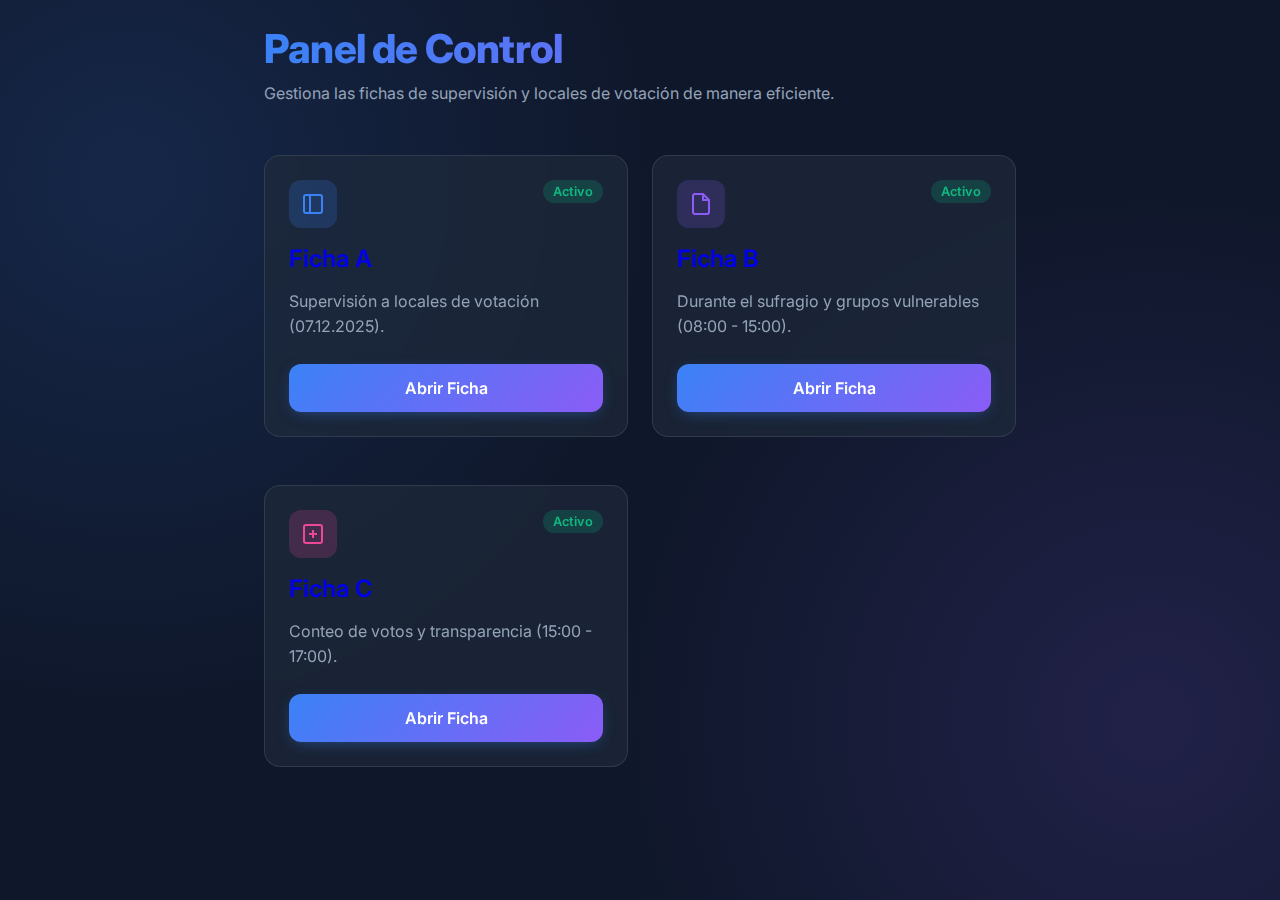
<file: index.html>
<!DOCTYPE html>
<html lang="es">

<head>
    <meta charset="UTF-8">
    <meta name="viewport" content="width=device-width, initial-scale=1.0">
    <title>Supervisión App</title>
    <link rel="stylesheet" href="assets/css/style.css">
    <link href="https://fonts.googleapis.com/css2?family=Inter:wght@400;500;600;800&display=swap" rel="stylesheet">
</head>

<body>
    <div class="container animate-in">
        <header style="margin-bottom: 3rem;">
            <h1>Panel de Control</h1>
            <p>Gestiona las fichas de supervisión y locales de votación de manera eficiente.</p>
        </header>

        <section class="grid"
            style="display: grid; gap: 1.5rem; grid-template-columns: repeat(auto-fit, minmax(280px, 1fr));">
            <!-- Ficha A Card -->
            <a href="ficha_a.html" style="text-decoration: none;">
                <div class="card">
                    <div
                        style="display: flex; justify-content: space-between; align-items: start; margin-bottom: 1rem;">
                        <div
                            style="background: rgba(59, 130, 246, 0.2); width: 48px; height: 48px; border-radius: 12px; display: flex; align-items: center; justify-content: center; color: var(--primary);">
                            <svg width="24" height="24" viewBox="0 0 24 24" fill="none" stroke="currentColor"
                                stroke-width="2">
                                <rect x="3" y="3" width="18" height="18" rx="2" ry="2"></rect>
                                <line x1="9" y1="3" x2="9" y2="21"></line>
                            </svg>
                        </div>
                        <span
                            style="background: rgba(16, 185, 129, 0.2); color: var(--success); padding: 4px 10px; border-radius: 20px; font-size: 0.8rem; font-weight: 600;">Activo</span>
                    </div>
                    <h2>Ficha A</h2>
                    <p style="margin-bottom: 1.5rem;">Supervisión a locales de votación (07.12.2025).</p>
                    <div class="btn" style="width: 100%;">Abrir Ficha</div>
                </div>
            </a>

            <!-- Ficha B Card -->
            <a href="ficha_b.html" style="text-decoration: none;">
                <div class="card">
                    <div
                        style="display: flex; justify-content: space-between; align-items: start; margin-bottom: 1rem;">
                        <div
                            style="background: rgba(139, 92, 246, 0.2); width: 48px; height: 48px; border-radius: 12px; display: flex; align-items: center; justify-content: center; color: var(--accent);">
                            <svg width="24" height="24" viewBox="0 0 24 24" fill="none" stroke="currentColor"
                                stroke-width="2">
                                <path d="M14 2H6a2 2 0 0 0-2 2v16a2 2 0 0 0 2 2h12a2 2 0 0 0 2-2V8z"></path>
                                <polyline points="14 2 14 8 20 8"></polyline>
                            </svg>
                        </div>
                        <span
                            style="background: rgba(16, 185, 129, 0.2); color: var(--success); padding: 4px 10px; border-radius: 20px; font-size: 0.8rem; font-weight: 600;">Activo</span>
                    </div>
                    <h2>Ficha B</h2>
                    <p style="margin-bottom: 1.5rem;">Durante el sufragio y grupos vulnerables (08:00 - 15:00).</p>
                    <div class="btn" style="width: 100%;">Abrir Ficha</div>
                </div>
            </a>

            <!-- Ficha C Card -->
            <a href="ficha_c.html" style="text-decoration: none;">
                <div class="card">
                    <div
                        style="display: flex; justify-content: space-between; align-items: start; margin-bottom: 1rem;">
                        <div
                            style="background: rgba(236, 72, 153, 0.2); width: 48px; height: 48px; border-radius: 12px; display: flex; align-items: center; justify-content: center; color: #ec4899;">
                            <svg width="24" height="24" viewBox="0 0 24 24" fill="none" stroke="currentColor"
                                stroke-width="2">
                                <rect x="3" y="3" width="18" height="18" rx="2" ry="2"></rect>
                                <line x1="12" y1="8" x2="12" y2="16"></line>
                                <line x1="8" y1="12" x2="16" y2="12"></line>
                            </svg>
                        </div>
                        <span
                            style="background: rgba(16, 185, 129, 0.2); color: var(--success); padding: 4px 10px; border-radius: 20px; font-size: 0.8rem; font-weight: 600;">Activo</span>
                    </div>
                    <h2>Ficha C</h2>
                    <p style="margin-bottom: 1.5rem;">Conteo de votos y transparencia (15:00 - 17:00).</p>
                    <div class="btn" style="width: 100%;">Abrir Ficha</div>
                </div>
            </a>
        </section>
    </div>
</body>

</html>
</file>
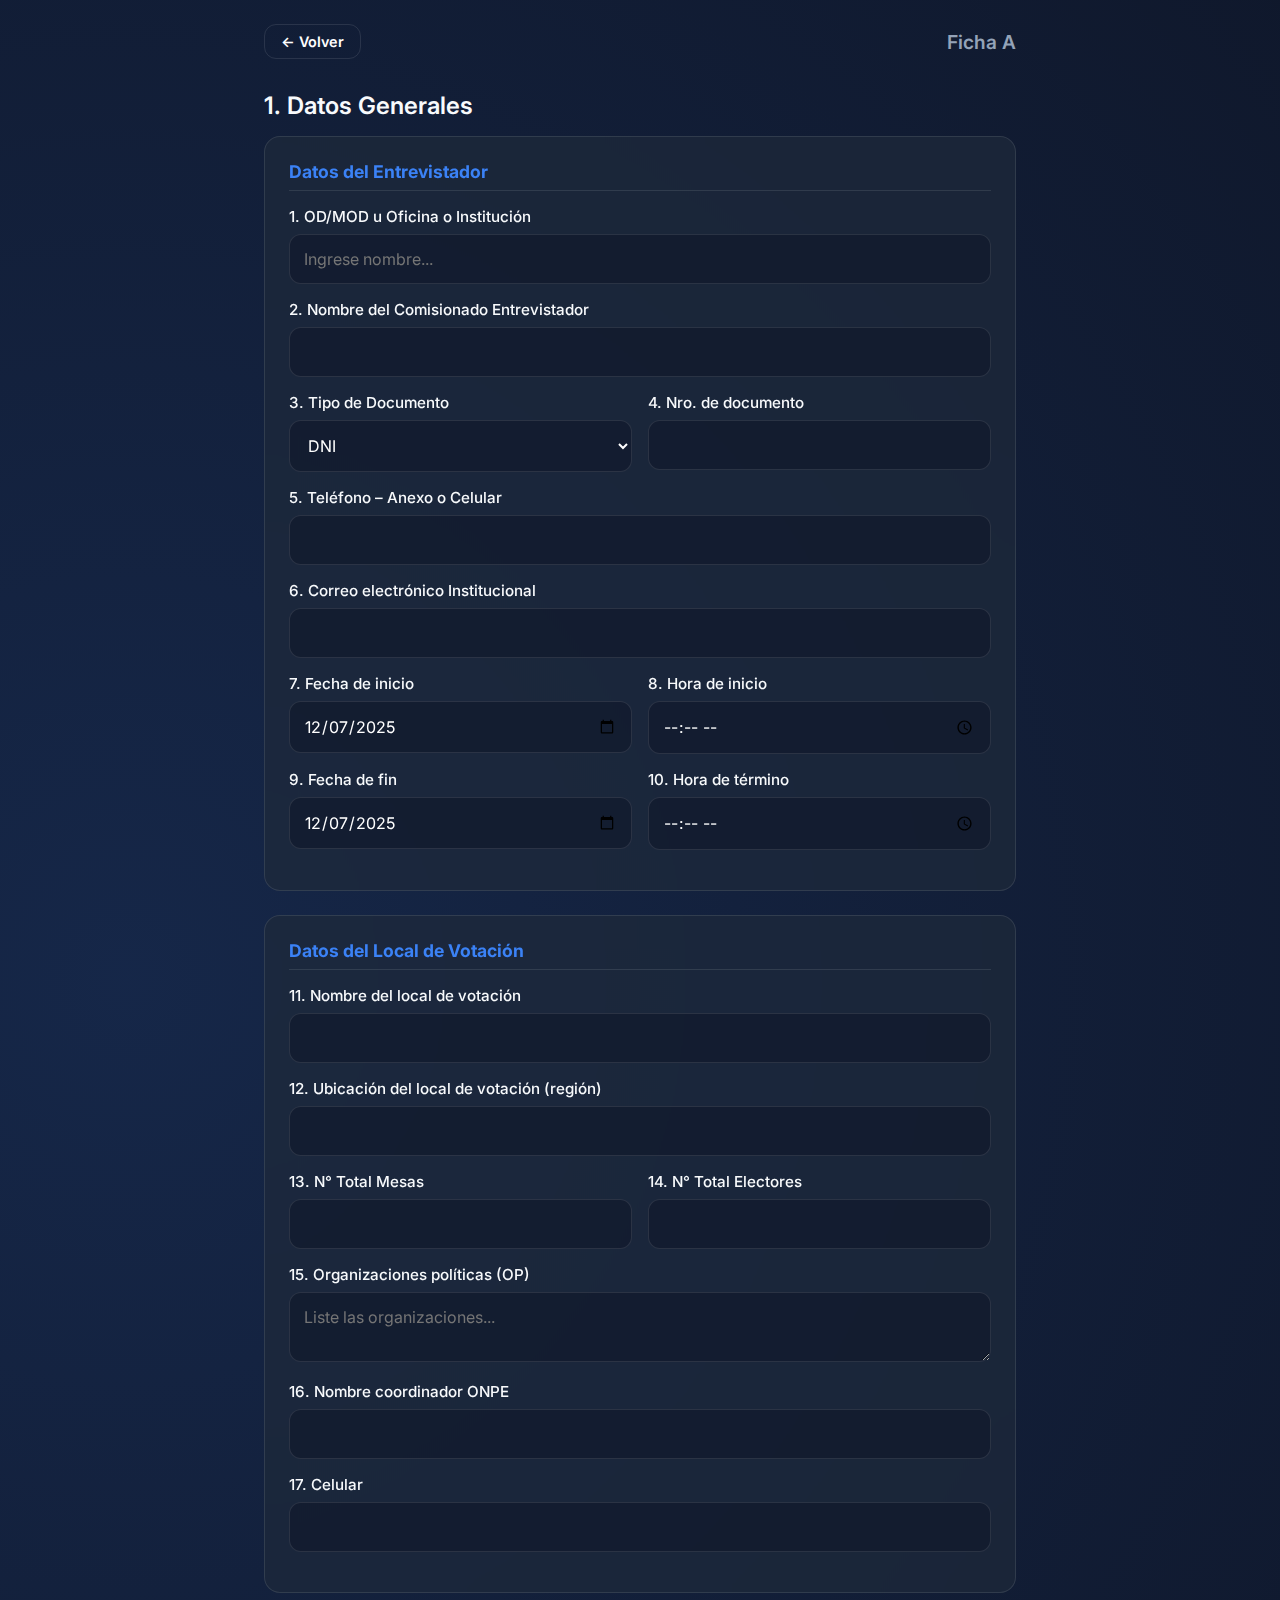
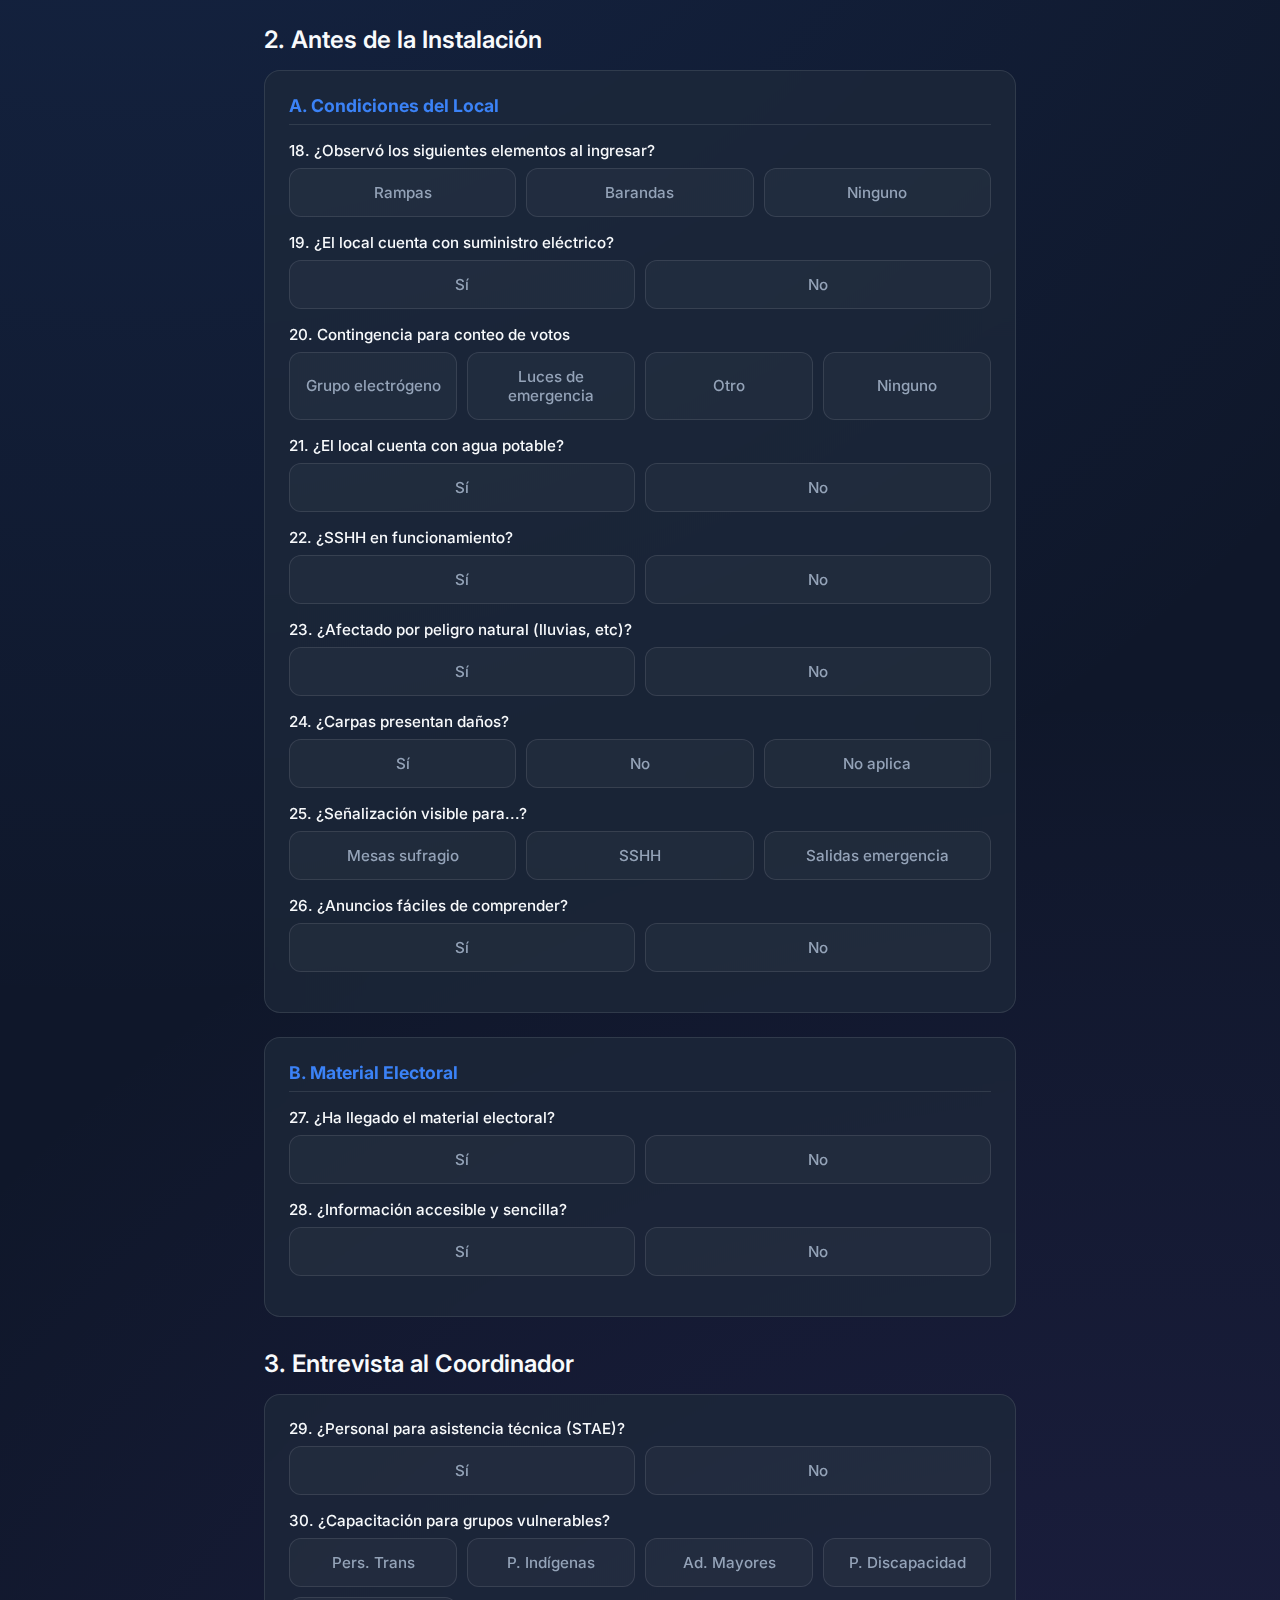
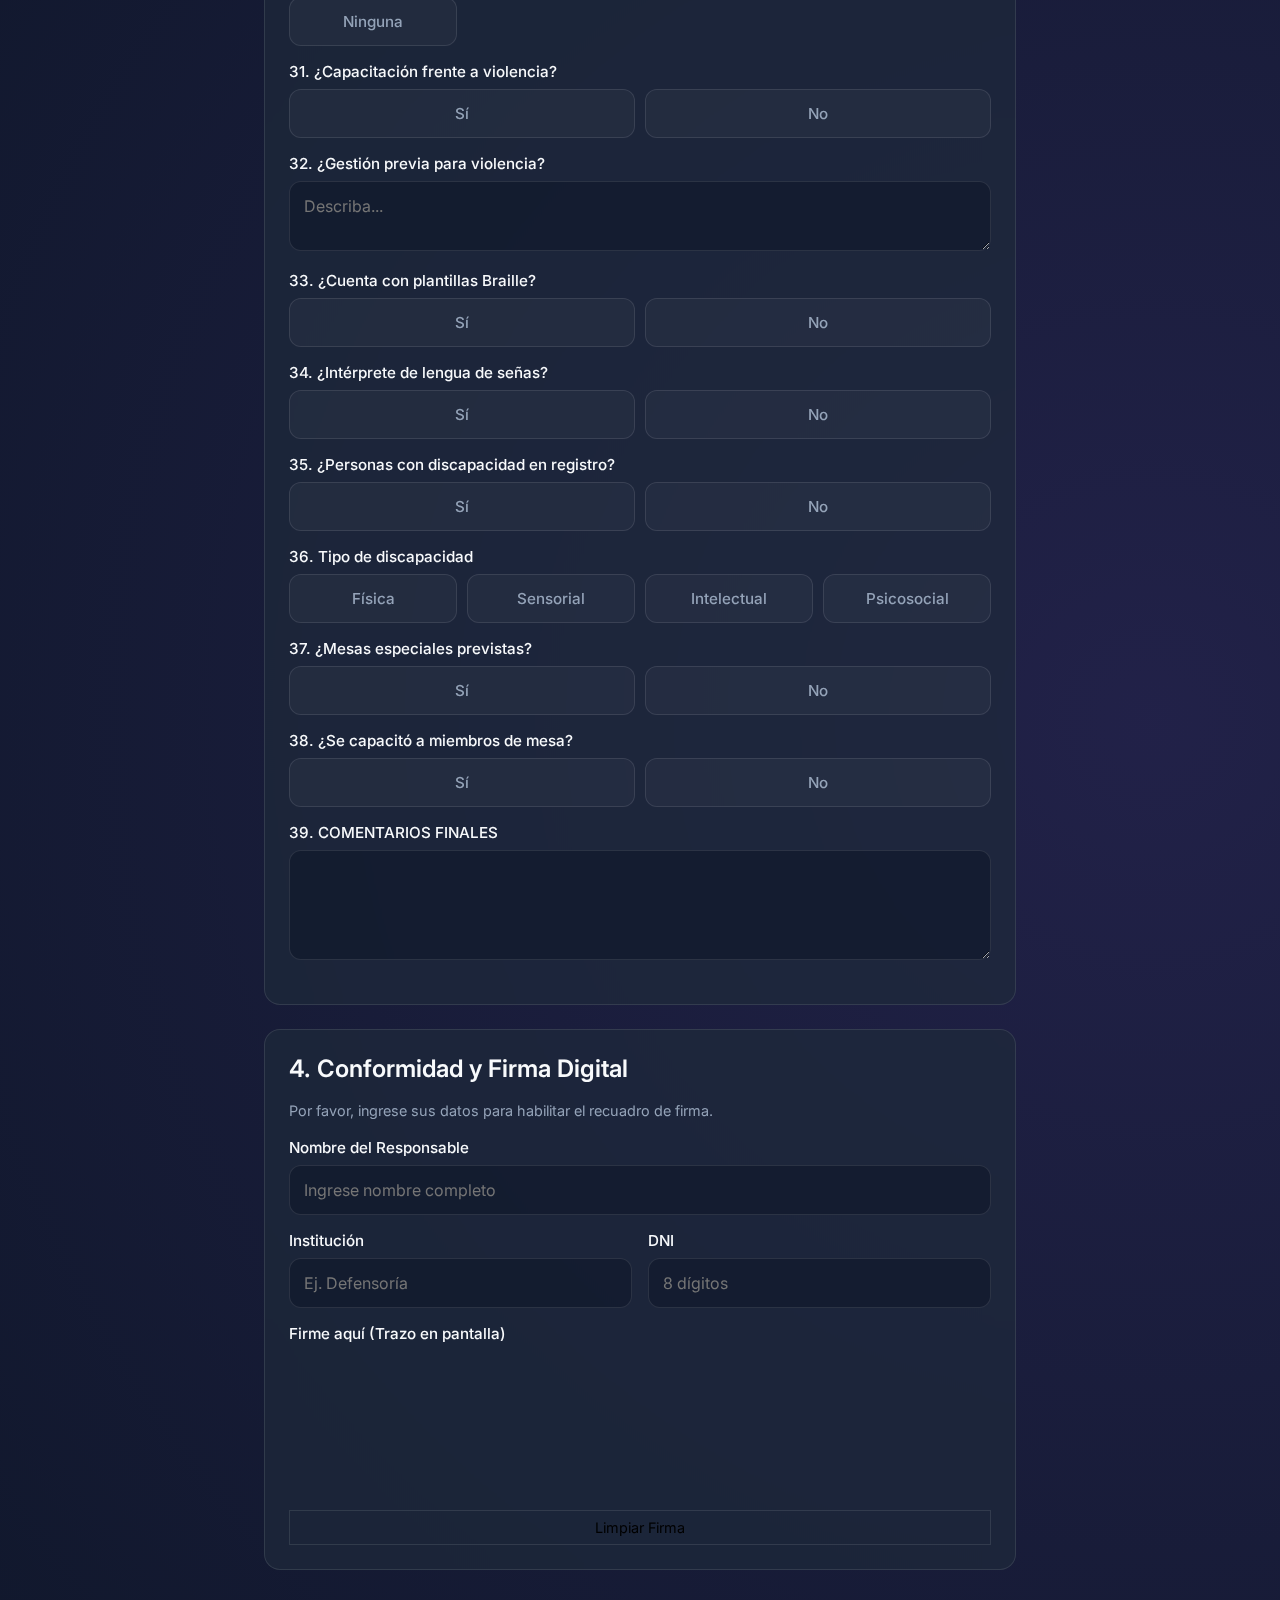
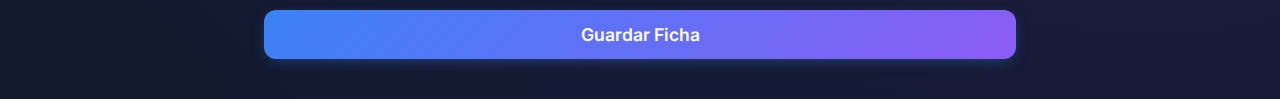
<file: ficha_a.html>
<!DOCTYPE html>
<html lang="es">

<head>
    <meta charset="UTF-8">
    <meta name="viewport" content="width=device-width, initial-scale=1.0">
    <title>Ficha A - Supervisión</title>
    <link rel="stylesheet" href="assets/css/style.css">
    <link href="https://fonts.googleapis.com/css2?family=Inter:wght@400;500;600;800&display=swap" rel="stylesheet">
</head>

<body>
    <div class="container animate-in">
        <header style="display: flex; align-items: center; justify-content: space-between; margin-bottom: 2rem;">
            <a href="index.html" class="btn btn-secondary">
                ← Volver
            </a>
            <h2 style="margin:0; font-size: 1.2rem; color: var(--text-muted);">Ficha A</h2>
        </header>

        <form id="fichaForm">
            <!-- SECTION 1: DATOS GENERALES -->
            <div> <!-- Removed redundant card wrapper for section header to make flow cleaner -->
                <h2 style="margin-bottom: 1rem;">1. Datos Generales</h2>
            </div>

            <div class="card">
                <h3>Datos del Entrevistador</h3>
                <div class="form-group">
                    <label>1. OD/MOD u Oficina o Institución</label>
                    <input type="text" name="q1" placeholder="Ingrese nombre..." required>
                </div>
                <div class="form-group">
                    <label>2. Nombre del Comisionado Entrevistador</label>
                    <input type="text" name="q2" required>
                </div>
                <div class="grid-2" style="display: grid; grid-template-columns: 1fr 1fr; gap: 1rem;">
                    <div class="form-group">
                        <label>3. Tipo de Documento</label>
                        <select name="q3">
                            <option value="DNI">DNI</option>
                            <option value="Carnet Extranjería">Carnet Extranjería</option>
                        </select>
                    </div>
                    <div class="form-group">
                        <label>4. Nro. de documento</label>
                        <input type="text" name="q4">
                    </div>
                </div>
                <div class="form-group">
                    <label>5. Teléfono – Anexo o Celular</label>
                    <input type="text" name="q5">
                </div>
                <div class="form-group">
                    <label>6. Correo electrónico Institucional</label>
                    <input type="email" name="q6">
                </div>
                <div class="grid-2" style="display: grid; grid-template-columns: 1fr 1fr; gap: 1rem;">
                    <div class="form-group"><label>7. Fecha de inicio</label><input type="date" name="q7"
                            value="2025-12-07"></div>
                    <div class="form-group"><label>8. Hora de inicio</label><input type="time" name="q8"></div>
                </div>
                <div class="grid-2" style="display: grid; grid-template-columns: 1fr 1fr; gap: 1rem;">
                    <div class="form-group"><label>9. Fecha de fin</label><input type="date" name="q9"
                            value="2025-12-07"></div>
                    <div class="form-group"><label>10. Hora de término</label><input type="time" name="q10"></div>
                </div>
            </div>

            <div class="card">
                <h3>Datos del Local de Votación</h3>
                <div class="form-group">
                    <label>11. Nombre del local de votación</label>
                    <input type="text" name="q11">
                </div>
                <div class="form-group">
                    <label>12. Ubicación del local de votación (región)</label>
                    <input type="text" name="q12">
                </div>
                <div class="grid-2" style="display: grid; grid-template-columns: 1fr 1fr; gap: 1rem;">
                    <div class="form-group"><label>13. N° Total Mesas</label><input type="number" name="q13"></div>
                    <div class="form-group"><label>14. N° Total Electores</label><input type="number" name="q14"></div>
                </div>
                <div class="form-group">
                    <label>15. Organizaciones políticas (OP)</label>
                    <textarea name="q15" rows="2" placeholder="Liste las organizaciones..."></textarea>
                </div>
                <div class="form-group">
                    <label>16. Nombre coordinador ONPE</label>
                    <input type="text" name="q16">
                </div>
                <div class="form-group">
                    <label>17. Celular</label>
                    <input type="text" name="q17">
                </div>
            </div>

            <!-- SECTION 2: ANTES DE LA INSTALACIÓN -->
            <h2 style="margin-top:2rem; margin-bottom: 1rem;">2. Antes de la Instalación</h2>
            <div class="card">
                <h3>A. Condiciones del Local</h3>

                <div class="form-group">
                    <label>18. ¿Observó los siguientes elementos al ingresar?</label>
                    <div class="options-grid">
                        <label class="option-card"><input type="checkbox" name="q18[]"
                                value="Rampas"><span>Rampas</span></label>
                        <label class="option-card"><input type="checkbox" name="q18[]"
                                value="Barandas"><span>Barandas</span></label>
                        <label class="option-card"><input type="checkbox" name="q18[]"
                                value="Ninguno"><span>Ninguno</span></label>
                    </div>
                </div>

                <div class="form-group">
                    <label>19. ¿El local cuenta con suministro eléctrico?</label>
                    <div class="options-grid yes-no">
                        <label class="option-card"><input type="radio" name="q19" value="Si"
                                id="q19-yes"><span>Sí</span></label>
                        <label class="option-card"><input type="radio" name="q19" value="No"
                                id="q19-no"><span>No</span></label>
                    </div>
                </div>

                <div class="form-group" id="q20-container">
                    <label>20. Contingencia para conteo de votos</label>
                    <div class="options-grid">
                        <label class="option-card"><input type="checkbox" name="q20[]"
                                value="Grupo electrógeno"><span>Grupo electrógeno</span></label>
                        <label class="option-card"><input type="checkbox" name="q20[]"
                                value="Luces de emergencia"><span>Luces de emergencia</span></label>
                        <label class="option-card"><input type="checkbox" name="q20[]"
                                value="Otro"><span>Otro</span></label>
                        <label class="option-card"><input type="checkbox" name="q20[]"
                                value="Ninguno"><span>Ninguno</span></label>
                    </div>
                </div>

                <div class="form-group">
                    <label>21. ¿El local cuenta con agua potable?</label>
                    <div class="options-grid yes-no">
                        <label class="option-card"><input type="radio" name="q21" value="Si"><span>Sí</span></label>
                        <label class="option-card"><input type="radio" name="q21" value="No"><span>No</span></label>
                    </div>
                </div>
                <div class="form-group">
                    <label>22. ¿SSHH en funcionamiento?</label>
                    <div class="options-grid yes-no">
                        <label class="option-card"><input type="radio" name="q22" value="Si"><span>Sí</span></label>
                        <label class="option-card"><input type="radio" name="q22" value="No"><span>No</span></label>
                    </div>
                </div>
                <div class="form-group">
                    <label>23. ¿Afectado por peligro natural (lluvias, etc)?</label>
                    <div class="options-grid yes-no">
                        <label class="option-card"><input type="radio" name="q23" value="Si"><span>Sí</span></label>
                        <label class="option-card"><input type="radio" name="q23" value="No"><span>No</span></label>
                    </div>
                </div>
                <div class="form-group">
                    <label>24. ¿Carpas presentan daños?</label>
                    <div class="options-grid">
                        <label class="option-card"><input type="radio" name="q24" value="Si"><span>Sí</span></label>
                        <label class="option-card"><input type="radio" name="q24" value="No"><span>No</span></label>
                        <label class="option-card"><input type="radio" name="q24" value="No aplica"><span>No
                                aplica</span></label>
                    </div>
                </div>
                <div class="form-group">
                    <label>25. ¿Señalización visible para...?</label>
                    <div class="options-grid">
                        <label class="option-card"><input type="checkbox" name="q25[]" value="Mesas"><span>Mesas
                                sufragio</span></label>
                        <label class="option-card"><input type="checkbox" name="q25[]"
                                value="SSHH"><span>SSHH</span></label>
                        <label class="option-card"><input type="checkbox" name="q25[]" value="Salidas"><span>Salidas
                                emergencia</span></label>
                    </div>
                </div>
                <div class="form-group">
                    <label>26. ¿Anuncios fáciles de comprender?</label>
                    <div class="options-grid yes-no">
                        <label class="option-card"><input type="radio" name="q26" value="Si"><span>Sí</span></label>
                        <label class="option-card"><input type="radio" name="q26" value="No"><span>No</span></label>
                    </div>
                </div>
            </div>

            <div class="card">
                <h3>B. Material Electoral</h3>
                <div class="form-group">
                    <label>27. ¿Ha llegado el material electoral?</label>
                    <div class="options-grid yes-no">
                        <label class="option-card"><input type="radio" name="q27" value="Si"><span>Sí</span></label>
                        <label class="option-card"><input type="radio" name="q27" value="No"><span>No</span></label>
                    </div>
                </div>
                <div class="form-group">
                    <label>28. ¿Información accesible y sencilla?</label>
                    <div class="options-grid yes-no">
                        <label class="option-card"><input type="radio" name="q28" value="Si"><span>Sí</span></label>
                        <label class="option-card"><input type="radio" name="q28" value="No"><span>No</span></label>
                    </div>
                </div>
            </div>

            <!-- SECTION 3: ENTREVISTA COORDINADOR -->
            <h2 style="margin-top:2rem; margin-bottom: 1rem;">3. Entrevista al Coordinador</h2>
            <div class="card">
                <div class="form-group">
                    <label>29. ¿Personal para asistencia técnica (STAE)?</label>
                    <div class="options-grid yes-no">
                        <label class="option-card"><input type="radio" name="q29" value="Si"><span>Sí</span></label>
                        <label class="option-card"><input type="radio" name="q29" value="No"><span>No</span></label>
                    </div>
                </div>
                <div class="form-group">
                    <label>30. ¿Capacitación para grupos vulnerables?</label>
                    <div class="options-grid">
                        <label class="option-card"><input type="checkbox" name="q30[]" value="Trans"><span>Pers.
                                Trans</span></label>
                        <label class="option-card"><input type="checkbox" name="q30[]" value="Indigenas"><span>P.
                                Indígenas</span></label>
                        <label class="option-card"><input type="checkbox" name="q30[]" value="Adultos Mayores"><span>Ad.
                                Mayores</span></label>
                        <label class="option-card"><input type="checkbox" name="q30[]" value="Discapacidad"><span>P.
                                Discapacidad</span></label>
                        <label class="option-card"><input type="checkbox" name="q30[]"
                                value="Ninguna"><span>Ninguna</span></label>
                    </div>
                </div>
                <div class="form-group">
                    <label>31. ¿Capacitación frente a violencia?</label>
                    <div class="options-grid yes-no">
                        <label class="option-card"><input type="radio" name="q31" value="Si"><span>Sí</span></label>
                        <label class="option-card"><input type="radio" name="q31" value="No"><span>No</span></label>
                    </div>
                </div>
                <div class="form-group">
                    <label>32. ¿Gestión previa para violencia?</label>
                    <textarea name="q32" rows="2" placeholder="Describa..."></textarea>
                </div>
                <div class="form-group">
                    <label>33. ¿Cuenta con plantillas Braille?</label>
                    <div class="options-grid yes-no">
                        <label class="option-card"><input type="radio" name="q33" value="Si"><span>Sí</span></label>
                        <label class="option-card"><input type="radio" name="q33" value="No"><span>No</span></label>
                    </div>
                </div>
                <div class="form-group">
                    <label>34. ¿Intérprete de lengua de señas?</label>
                    <div class="options-grid yes-no">
                        <label class="option-card"><input type="radio" name="q34" value="Si"><span>Sí</span></label>
                        <label class="option-card"><input type="radio" name="q34" value="No"><span>No</span></label>
                    </div>
                </div>

                <div class="form-group">
                    <label>35. ¿Personas con discapacidad en registro?</label>
                    <div class="options-grid yes-no">
                        <label class="option-card"><input type="radio" name="q35" value="Si"
                                id="q35-yes"><span>Sí</span></label>
                        <label class="option-card"><input type="radio" name="q35" value="No"
                                id="q35-no"><span>No</span></label>
                    </div>
                </div>

                <div id="q36-37-container">
                    <div class="form-group">
                        <label>36. Tipo de discapacidad</label>
                        <div class="options-grid">
                            <label class="option-card"><input type="checkbox" name="q36[]"
                                    value="Fisica"><span>Física</span></label>
                            <label class="option-card"><input type="checkbox" name="q36[]"
                                    value="Sensorial"><span>Sensorial</span></label>
                            <label class="option-card"><input type="checkbox" name="q36[]"
                                    value="Intelectual"><span>Intelectual</span></label>
                            <label class="option-card"><input type="checkbox" name="q36[]"
                                    value="Psicosocial"><span>Psicosocial</span></label>
                        </div>
                    </div>
                    <div class="form-group">
                        <label>37. ¿Mesas especiales previstas?</label>
                        <div class="options-grid yes-no">
                            <label class="option-card"><input type="radio" name="q37" value="Si"><span>Sí</span></label>
                            <label class="option-card"><input type="radio" name="q37" value="No"><span>No</span></label>
                        </div>
                    </div>
                </div>

                <div class="form-group">
                    <label>38. ¿Se capacitó a miembros de mesa?</label>
                    <div class="options-grid yes-no">
                        <label class="option-card"><input type="radio" name="q38" value="Si"><span>Sí</span></label>
                        <label class="option-card"><input type="radio" name="q38" value="No"><span>No</span></label>
                    </div>
                </div>

                <div class="form-group">
                    <label>39. COMENTARIOS FINALES</label>
                    <textarea name="q39" rows="4"></textarea>
                </div>
            </div>

            <!-- SECTION 4: CONFORMIDAD Y FIRMA -->
            <div class="card">
                <h2>4. Conformidad y Firma Digital</h2>
                <p style="font-size: 0.9rem; margin-bottom: 1rem;">
                    Por favor, ingrese sus datos para habilitar el recuadro de firma.
                </p>

                <div class="form-group">
                    <label>Nombre del Responsable</label>
                    <input type="text" id="signer-name" name="signer_name" placeholder="Ingrese nombre completo"
                        required>
                </div>
                <div class="grid-2" style="display: grid; grid-template-columns: 1fr 1fr; gap: 1rem;">
                    <div class="form-group">
                        <label>Institución</label>
                        <input type="text" id="signer-inst" name="signer_inst" placeholder="Ej. Defensoría" required>
                    </div>
                    <div class="form-group">
                        <label>DNI</label>
                        <input type="text" id="signer-dni" name="signer_dni" placeholder="8 dígitos" maxlength="8"
                            required>
                    </div>
                </div>

                <div class="signature-container disabled" id="sig-container">
                    <label>Firme aquí (Trazo en pantalla)</label>
                    <canvas id="signature-pad" width="300" height="150"></canvas>
                    <button type="button" id="clear-sig" class="btn-secondary"
                        style="width: 100%; margin-top: 5px;">Limpiar Firma</button>
                    <!-- Hidden input to store base64 signature -->
                    <input type="hidden" name="signature_data" id="signature-data">
                </div>
            </div>

            <div class="form-group">
                <button type="submit" class="btn" style="width: 100%; font-size: 1.1rem; margin-top: 1rem;">Guardar
                    Ficha</button>
            </div>
        </form>
    </div>

    <script src="assets/js/app.js"></script>
</body>

</html>
</file>
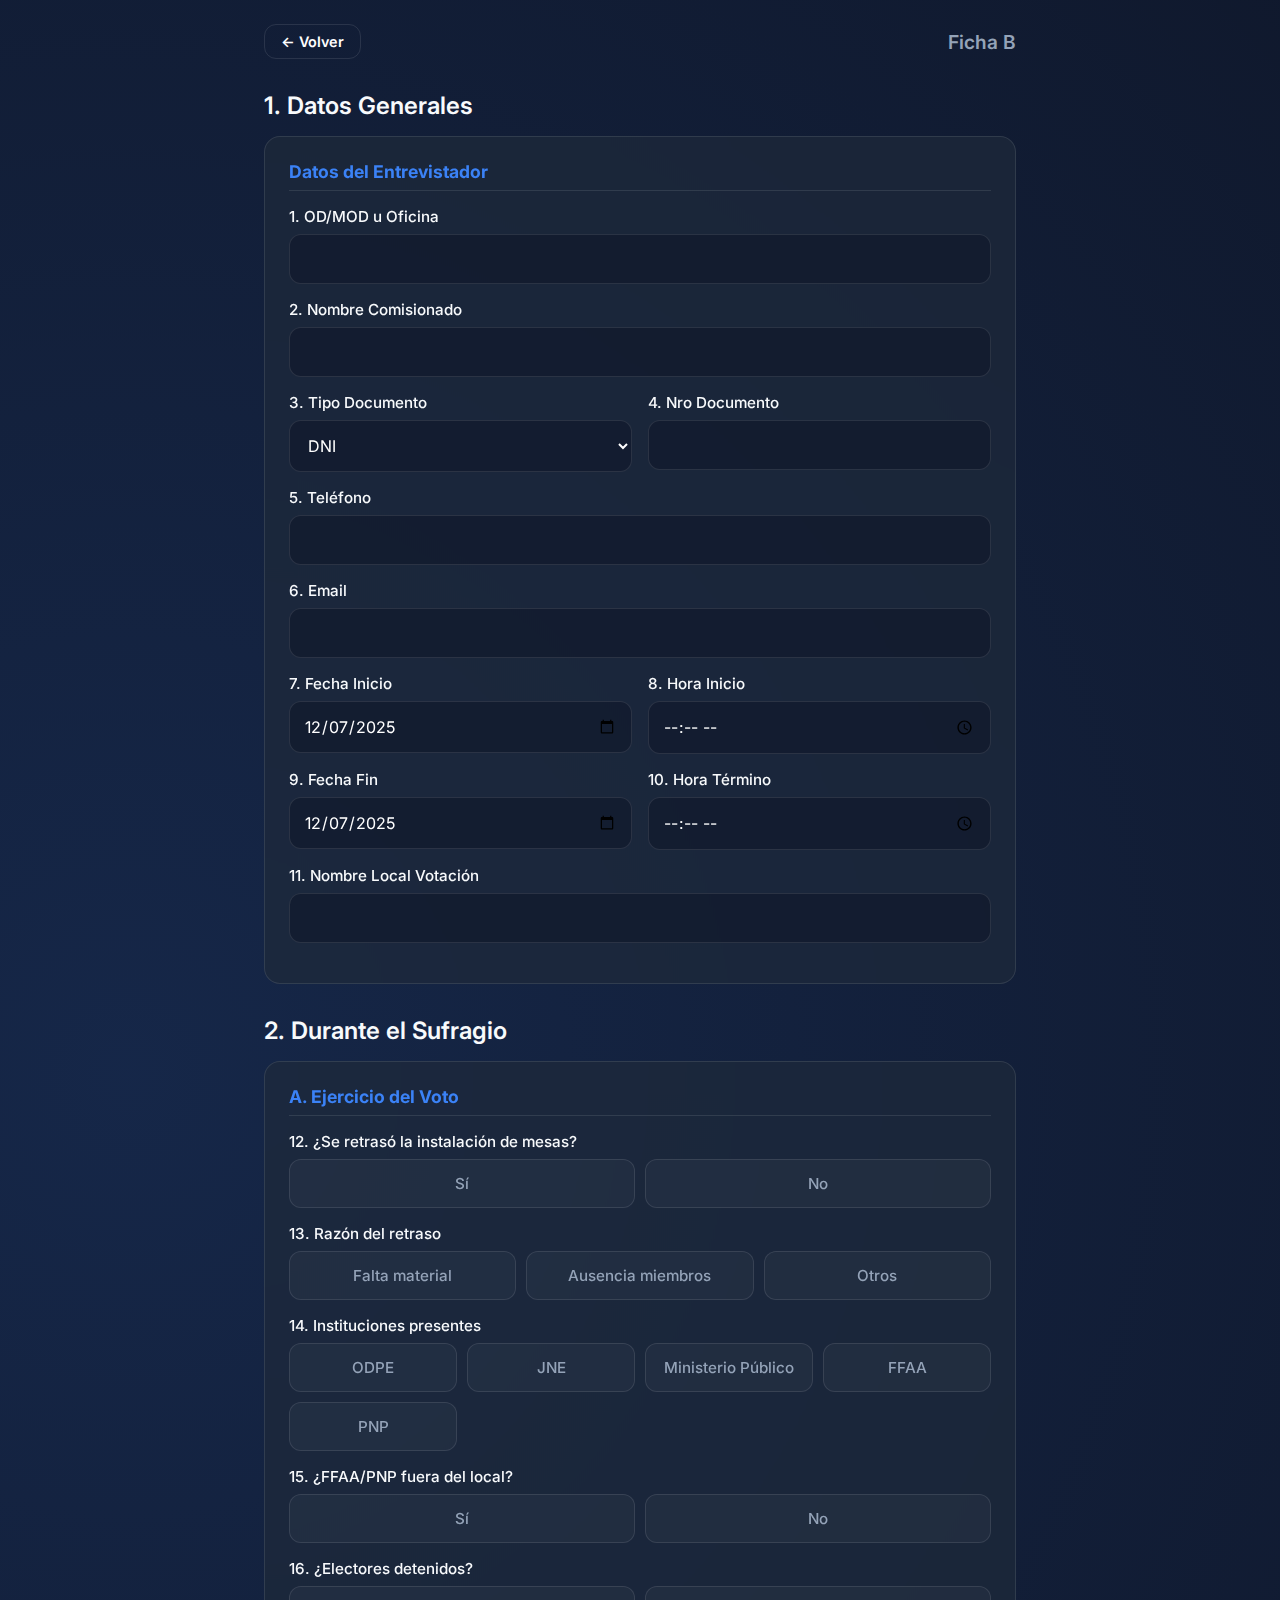
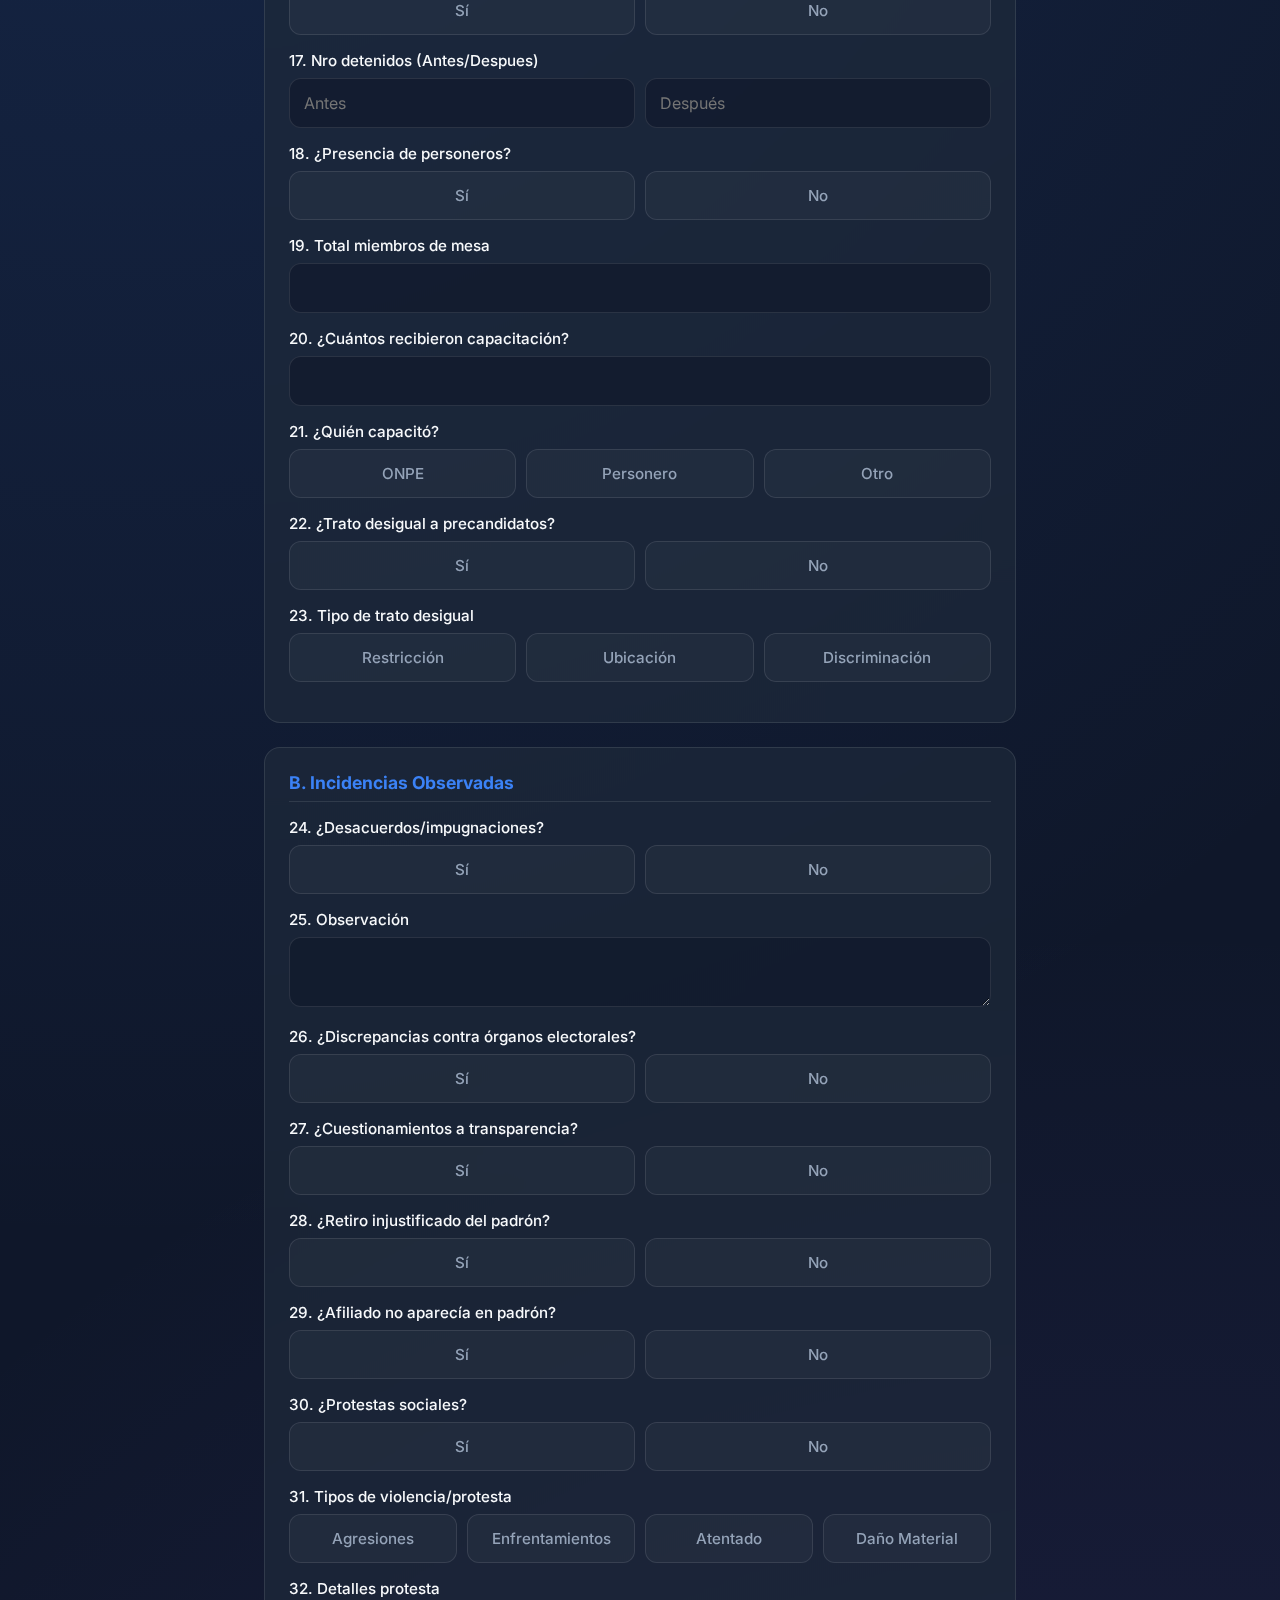
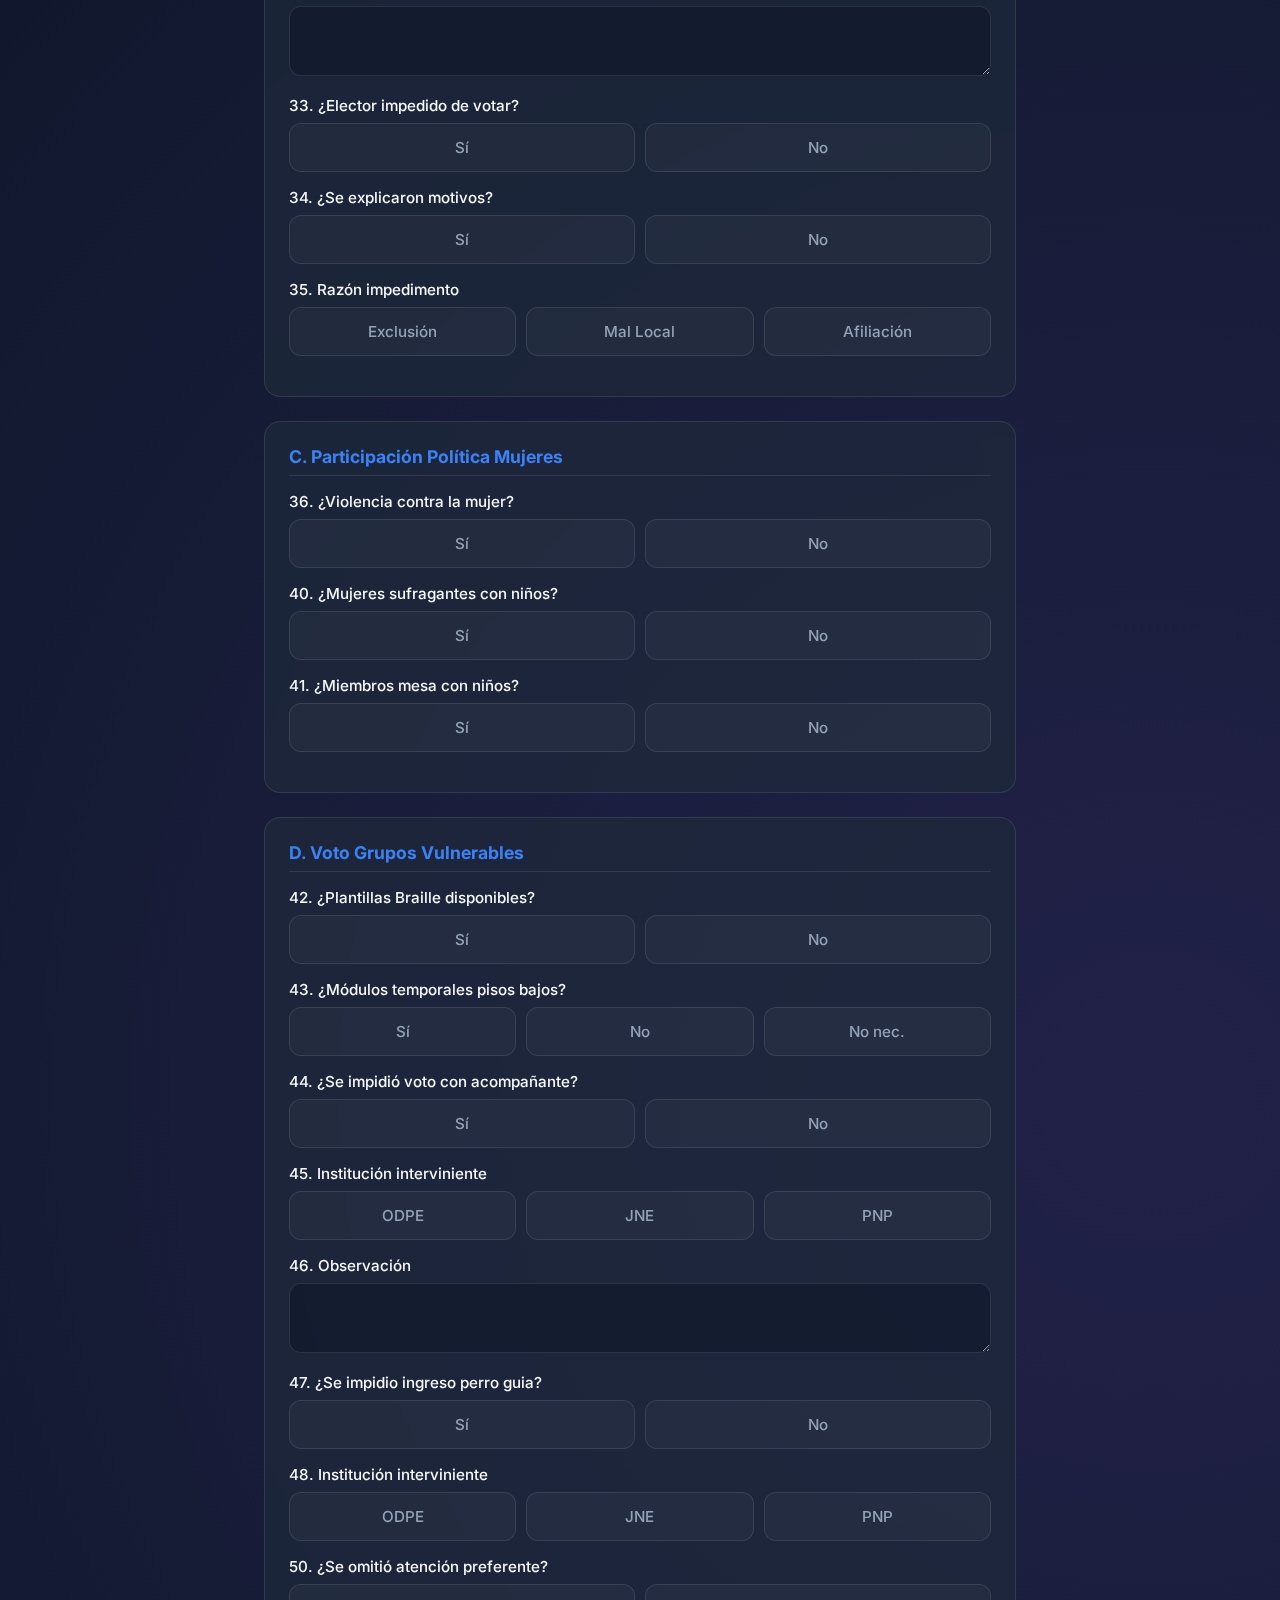
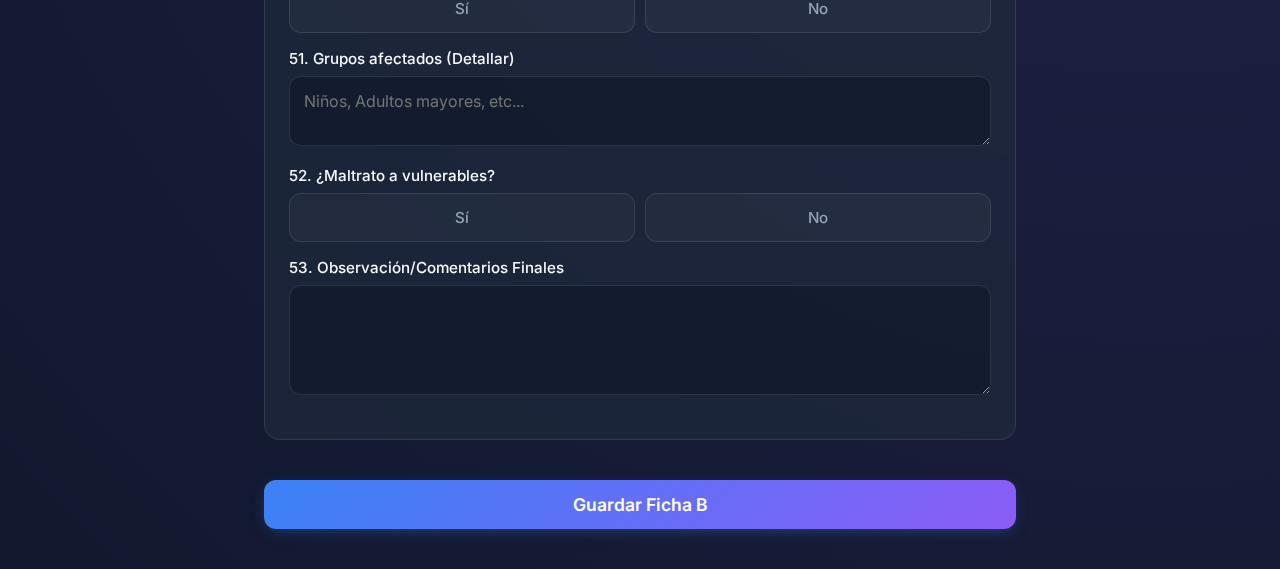
<file: ficha_b.html>
<!DOCTYPE html>
<html lang="es">

<head>
    <meta charset="UTF-8">
    <meta name="viewport" content="width=device-width, initial-scale=1.0">
    <title>Ficha B - Supervisión</title>
    <link rel="stylesheet" href="assets/css/style.css">
    <link href="https://fonts.googleapis.com/css2?family=Inter:wght@400;500;600;800&display=swap" rel="stylesheet">
</head>

<body>
    <div class="container animate-in">
        <header style="display: flex; align-items: center; justify-content: space-between; margin-bottom: 2rem;">
            <a href="index.html" class="btn btn-secondary">
                ← Volver
            </a>
            <h2 style="margin:0; font-size: 1.2rem; color: var(--text-muted);">Ficha B</h2>
        </header>

        <form id="fichaFormB">
            <!-- SECTION 1: DATOS GENERALES -->
            <div>
                <h2 style="margin-bottom: 1rem;">1. Datos Generales</h2>
            </div>

            <div class="card">
                <h3>Datos del Entrevistador</h3>
                <div class="form-group"><label>1. OD/MOD u Oficina</label><input type="text" name="q1" required></div>
                <div class="form-group"><label>2. Nombre Comisionado</label><input type="text" name="q2" required></div>
                <div class="grid-2" style="display: grid; grid-template-columns: 1fr 1fr; gap: 1rem;">
                    <div class="form-group"><label>3. Tipo Documento</label><select name="q3">
                            <option>DNI</option>
                            <option>Carnet</option>
                        </select></div>
                    <div class="form-group"><label>4. Nro Documento</label><input type="text" name="q4"></div>
                </div>
                <div class="form-group"><label>5. Teléfono</label><input type="text" name="q5"></div>
                <div class="form-group"><label>6. Email</label><input type="email" name="q6"></div>
                <div class="grid-2" style="display: grid; grid-template-columns: 1fr 1fr; gap: 1rem;">
                    <div class="form-group"><label>7. Fecha Inicio</label><input type="date" name="q7"
                            value="2025-12-07"></div>
                    <div class="form-group"><label>8. Hora Inicio</label><input type="time" name="q8"></div>
                </div>
                <!-- Q9, Q10 are End times, usually filled later, but including for completeness -->
                <div class="grid-2" style="display: grid; grid-template-columns: 1fr 1fr; gap: 1rem;">
                    <div class="form-group"><label>9. Fecha Fin</label><input type="date" name="q9" value="2025-12-07">
                    </div>
                    <div class="form-group"><label>10. Hora Término</label><input type="time" name="q10"></div>
                </div>
                <div class="form-group"><label>11. Nombre Local Votación</label><input type="text" name="q11"></div>
            </div>

            <!-- SECTION 2: DURANTE EL SUFRAGIO -->
            <h2 style="margin-top:2rem; margin-bottom: 1rem;">2. Durante el Sufragio</h2>

            <!-- A. EJERCICIO DEL VOTO -->
            <div class="card">
                <h3>A. Ejercicio del Voto</h3>

                <div class="form-group">
                    <label>12. ¿Se retrasó la instalación de mesas?</label>
                    <div class="options-grid yes-no">
                        <label class="option-card"><input type="radio" name="q12" value="Si"
                                id="q12-yes"><span>Sí</span></label>
                        <label class="option-card"><input type="radio" name="q12" value="No"
                                id="q12-no"><span>No</span></label>
                    </div>
                </div>

                <div class="form-group" id="q13-container">
                    <label>13. Razón del retraso</label>
                    <div class="options-grid">
                        <label class="option-card"><input type="checkbox" name="q13[]"
                                value="Falta material"><span>Falta material</span></label>
                        <label class="option-card"><input type="checkbox" name="q13[]"
                                value="Ausencia miembros"><span>Ausencia miembros</span></label>
                        <label class="option-card"><input type="checkbox" name="q13[]"
                                value="Otros"><span>Otros</span></label>
                    </div>
                </div>

                <div class="form-group">
                    <label>14. Instituciones presentes</label>
                    <div class="options-grid">
                        <label class="option-card"><input type="checkbox" name="q14[]"
                                value="ODPE"><span>ODPE</span></label>
                        <label class="option-card"><input type="checkbox" name="q14[]"
                                value="JNE"><span>JNE</span></label>
                        <label class="option-card"><input type="checkbox" name="q14[]" value="Fiscalia"><span>Ministerio
                                Público</span></label>
                        <label class="option-card"><input type="checkbox" name="q14[]"
                                value="FFAA"><span>FFAA</span></label>
                        <label class="option-card"><input type="checkbox" name="q14[]"
                                value="PNP"><span>PNP</span></label>
                    </div>
                </div>

                <div class="form-group">
                    <label>15. ¿FFAA/PNP fuera del local?</label>
                    <div class="options-grid yes-no">
                        <label class="option-card"><input type="radio" name="q15" value="Si"><span>Sí</span></label>
                        <label class="option-card"><input type="radio" name="q15" value="No"><span>No</span></label>
                    </div>
                </div>

                <div class="form-group">
                    <label>16. ¿Electores detenidos?</label>
                    <div class="options-grid yes-no">
                        <label class="option-card"><input type="radio" name="q16" value="Si"
                                id="q16-yes"><span>Sí</span></label>
                        <label class="option-card"><input type="radio" name="q16" value="No"
                                id="q16-no"><span>No</span></label>
                    </div>
                </div>

                <div class="form-group" id="q17-container">
                    <label>17. Nro detenidos (Antes/Despues)</label>
                    <!-- Simplified for UI -->
                    <div class="grid-2" style="display: grid; grid-template-columns: 1fr 1fr; gap:10px;">
                        <input type="number" name="q17_antes" placeholder="Antes">
                        <input type="number" name="q17_despues" placeholder="Después">
                    </div>
                </div>

                <div class="form-group">
                    <label>18. ¿Presencia de personeros?</label>
                    <div class="options-grid yes-no">
                        <label class="option-card"><input type="radio" name="q18" value="Si"><span>Sí</span></label>
                        <label class="option-card"><input type="radio" name="q18" value="No"><span>No</span></label>
                    </div>
                </div>

                <div class="form-group">
                    <label>19. Total miembros de mesa</label>
                    <input type="number" name="q19">
                </div>
                <div class="form-group">
                    <label>20. ¿Cuántos recibieron capacitación?</label>
                    <input type="number" name="q20" id="q20-input">
                </div>

                <div class="form-group" id="q21-container">
                    <label>21. ¿Quién capacitó?</label>
                    <div class="options-grid">
                        <label class="option-card"><input type="checkbox" name="q21[]"
                                value="ONPE"><span>ONPE</span></label>
                        <label class="option-card"><input type="checkbox" name="q21[]"
                                value="Personero"><span>Personero</span></label>
                        <label class="option-card"><input type="checkbox" name="q21[]"
                                value="Otro"><span>Otro</span></label>
                    </div>
                </div>

                <div class="form-group">
                    <label>22. ¿Trato desigual a precandidatos?</label>
                    <div class="options-grid yes-no">
                        <label class="option-card"><input type="radio" name="q22" value="Si"
                                id="q22-yes"><span>Sí</span></label>
                        <label class="option-card"><input type="radio" name="q22" value="No"
                                id="q22-no"><span>No</span></label>
                    </div>
                </div>

                <div id="q23-container">
                    <div class="form-group">
                        <label>23. Tipo de trato desigual</label>
                        <div class="options-grid">
                            <label class="option-card"><input type="checkbox" name="q23[]"
                                    value="Restriccion"><span>Restricción</span></label>
                            <label class="option-card"><input type="checkbox" name="q23[]"
                                    value="Ubicacion"><span>Ubicación</span></label>
                            <label class="option-card"><input type="checkbox" name="q23[]"
                                    value="Discriminacion"><span>Discriminación</span></label>
                        </div>
                    </div>
                </div>
            </div>

            <!-- B. INCIDENCIAS -->
            <div class="card">
                <h3>B. Incidencias Observadas</h3>
                <div class="form-group">
                    <label>24. ¿Desacuerdos/impugnaciones?</label>
                    <div class="options-grid yes-no">
                        <label class="option-card"><input type="radio" name="q24" value="Si"><span>Sí</span></label>
                        <label class="option-card"><input type="radio" name="q24" value="No"><span>No</span></label>
                    </div>
                </div>
                <div class="form-group"><label>25. Observación</label><textarea name="q25"></textarea></div>

                <div class="form-group">
                    <label>26. ¿Discrepancias contra órganos electorales?</label>
                    <div class="options-grid yes-no">
                        <label class="option-card"><input type="radio" name="q26" value="Si"><span>Sí</span></label>
                        <label class="option-card"><input type="radio" name="q26" value="No"><span>No</span></label>
                    </div>
                </div>
                <div class="form-group">
                    <label>27. ¿Cuestionamientos a transparencia?</label>
                    <div class="options-grid yes-no">
                        <label class="option-card"><input type="radio" name="q27" value="Si"><span>Sí</span></label>
                        <label class="option-card"><input type="radio" name="q27" value="No"><span>No</span></label>
                    </div>
                </div>
                <div class="form-group">
                    <label>28. ¿Retiro injustificado del padrón?</label>
                    <div class="options-grid yes-no">
                        <label class="option-card"><input type="radio" name="q28" value="Si"><span>Sí</span></label>
                        <label class="option-card"><input type="radio" name="q28" value="No"><span>No</span></label>
                    </div>
                </div>
                <div class="form-group">
                    <label>29. ¿Afiliado no aparecía en padrón?</label>
                    <div class="options-grid yes-no">
                        <label class="option-card"><input type="radio" name="q29" value="Si"><span>Sí</span></label>
                        <label class="option-card"><input type="radio" name="q29" value="No"><span>No</span></label>
                    </div>
                </div>
                <div class="form-group">
                    <label>30. ¿Protestas sociales?</label>
                    <div class="options-grid yes-no">
                        <label class="option-card"><input type="radio" name="q30" value="Si"
                                id="q30-yes"><span>Sí</span></label>
                        <label class="option-card"><input type="radio" name="q30" value="No"
                                id="q30-no"><span>No</span></label>
                    </div>
                </div>

                <div id="q31-32-container">
                    <div class="form-group">
                        <label>31. Tipos de violencia/protesta</label>
                        <div class="options-grid">
                            <label class="option-card"><input type="checkbox" name="q31[]"
                                    value="Agresiones"><span>Agresiones</span></label>
                            <label class="option-card"><input type="checkbox" name="q31[]"
                                    value="Enfrentamientos"><span>Enfrentamientos</span></label>
                            <label class="option-card"><input type="checkbox" name="q31[]"
                                    value="Atentado"><span>Atentado</span></label>
                            <label class="option-card"><input type="checkbox" name="q31[]" value="Material"><span>Daño
                                    Material</span></label>
                        </div>
                    </div>
                    <div class="form-group"><label>32. Detalles protesta</label><textarea name="q32"></textarea></div>
                </div>

                <div class="form-group">
                    <label>33. ¿Elector impedido de votar?</label>
                    <div class="options-grid yes-no">
                        <label class="option-card"><input type="radio" name="q33" value="Si"
                                id="q33-yes"><span>Sí</span></label>
                        <label class="option-card"><input type="radio" name="q33" value="No"
                                id="q33-no"><span>No</span></label>
                    </div>
                </div>

                <div id="q34-35-container">
                    <div class="form-group"><label>34. ¿Se explicaron motivos?</label>
                        <div class="options-grid yes-no"><label class="option-card"><input type="radio" name="q34"
                                    value="Si"><span>Sí</span></label><label class="option-card"><input type="radio"
                                    name="q34" value="No"><span>No</span></label></div>
                    </div>
                    <div class="form-group">
                        <label>35. Razón impedimento</label>
                        <div class="options-grid">
                            <label class="option-card"><input type="checkbox" name="q35[]"
                                    value="Exclusion"><span>Exclusión</span></label>
                            <label class="option-card"><input type="checkbox" name="q35[]"
                                    value="Local Incorrecto"><span>Mal Local</span></label>
                            <label class="option-card"><input type="checkbox" name="q35[]"
                                    value="Afiliacion"><span>Afiliación</span></label>
                        </div>
                    </div>
                </div>
            </div>

            <!-- C. PARTICIPACION MUJERES -->
            <div class="card">
                <h3>C. Participación Política Mujeres</h3>
                <div class="form-group">
                    <label>36. ¿Violencia contra la mujer?</label>
                    <div class="options-grid yes-no">
                        <label class="option-card"><input type="radio" name="q36" value="Si"
                                id="q36-yes"><span>Sí</span></label>
                        <label class="option-card"><input type="radio" name="q36" value="No"
                                id="q36-no"><span>No</span></label>
                    </div>
                </div>
                <!-- Q37-39 Simplified as comments/details if Yes -->
                <div id="q37-39-container" class="hidden">
                    <div class="form-group"><label>37-39. Detalles de violencia</label><textarea name="q37_39_details"
                            placeholder="Describa agraviada, tipo de violencia y autoridades..."></textarea></div>
                </div>

                <div class="form-group">
                    <label>40. ¿Mujeres sufragantes con niños?</label>
                    <div class="options-grid yes-no">
                        <label class="option-card"><input type="radio" name="q40" value="Si"><span>Sí</span></label>
                        <label class="option-card"><input type="radio" name="q40" value="No"><span>No</span></label>
                    </div>
                </div>
                <div class="form-group">
                    <label>41. ¿Miembros mesa con niños?</label>
                    <div class="options-grid yes-no">
                        <label class="option-card"><input type="radio" name="q41" value="Si"><span>Sí</span></label>
                        <label class="option-card"><input type="radio" name="q41" value="No"><span>No</span></label>
                    </div>
                </div>
            </div>

            <!-- D. VOTO VULNERABLES -->
            <div class="card">
                <h3>D. Voto Grupos Vulnerables</h3>
                <div class="form-group">
                    <label>42. ¿Plantillas Braille disponibles?</label>
                    <div class="options-grid yes-no">
                        <label class="option-card"><input type="radio" name="q42" value="Si"><span>Sí</span></label>
                        <label class="option-card"><input type="radio" name="q42" value="No"><span>No</span></label>
                    </div>
                </div>
                <div class="form-group">
                    <label>43. ¿Módulos temporales pisos bajos?</label>
                    <div class="options-grid">
                        <label class="option-card"><input type="radio" name="q43" value="Si"><span>Sí</span></label>
                        <label class="option-card"><input type="radio" name="q43" value="No"><span>No</span></label>
                        <label class="option-card"><input type="radio" name="q43" value="No Necesario"><span>No
                                nec.</span></label>
                    </div>
                </div>
                <div class="form-group">
                    <label>44. ¿Se impidió voto con acompañante?</label>
                    <div class="options-grid yes-no">
                        <label class="option-card"><input type="radio" name="q44" value="Si"
                                id="q44-yes"><span>Sí</span></label>
                        <label class="option-card"><input type="radio" name="q44" value="No"
                                id="q44-no"><span>No</span></label>
                    </div>
                </div>
                <div id="q45-46-container">
                    <div class="form-group">
                        <label>45. Institución interviniente</label>
                        <div class="options-grid">
                            <label class="option-card"><input type="checkbox" name="q45[]"
                                    value="ODPE"><span>ODPE</span></label>
                            <label class="option-card"><input type="checkbox" name="q45[]"
                                    value="JNE"><span>JNE</span></label>
                            <label class="option-card"><input type="checkbox" name="q45[]"
                                    value="PNP"><span>PNP</span></label>
                        </div>
                    </div>
                    <div class="form-group"><label>46. Observación</label><textarea name="q46"></textarea></div>
                </div>

                <div class="form-group">
                    <label>47. ¿Se impidio ingreso perro guia?</label>
                    <div class="options-grid yes-no">
                        <label class="option-card"><input type="radio" name="q47" value="Si"
                                id="q47-yes"><span>Sí</span></label>
                        <label class="option-card"><input type="radio" name="q47" value="No"
                                id="q47-no"><span>No</span></label>
                    </div>
                </div>
                <div id="q48-49-container">
                    <div class="form-group">
                        <label>48. Institución interviniente</label>
                        <div class="options-grid">
                            <label class="option-card"><input type="checkbox" name="q48[]"
                                    value="ODPE"><span>ODPE</span></label>
                            <label class="option-card"><input type="checkbox" name="q48[]"
                                    value="JNE"><span>JNE</span></label>
                            <label class="option-card"><input type="checkbox" name="q48[]"
                                    value="PNP"><span>PNP</span></label>
                        </div>
                    </div>
                </div>

                <div class="form-group">
                    <label>50. ¿Se omitió atención preferente?</label>
                    <div class="options-grid yes-no">
                        <label class="option-card"><input type="radio" name="q50" value="Si"
                                id="q50-yes"><span>Sí</span></label>
                        <label class="option-card"><input type="radio" name="q50" value="No"
                                id="q50-no"><span>No</span></label>
                    </div>
                </div>
                <div id="q51-container">
                    <div class="form-group"><label>51. Grupos afectados (Detallar)</label><textarea name="q51"
                            placeholder="Niños, Adultos mayores, etc..."></textarea></div>
                </div>

                <div class="form-group">
                    <label>52. ¿Maltrato a vulnerables?</label>
                    <div class="options-grid yes-no">
                        <label class="option-card"><input type="radio" name="q52" value="Si"><span>Sí</span></label>
                        <label class="option-card"><input type="radio" name="q52" value="No"><span>No</span></label>
                    </div>
                </div>
                <div class="form-group">
                    <label>53. Observación/Comentarios Finales</label>
                    <textarea name="q53" rows="4"></textarea>
                </div>

            </div>

            <div class="form-group">
                <button type="submit" class="btn" style="width: 100%; font-size: 1.1rem; margin-top: 1rem;">Guardar
                    Ficha B</button>
            </div>
        </form>
    </div>

    <script src="assets/js/app.js"></script>
</body>

</html>
</file>
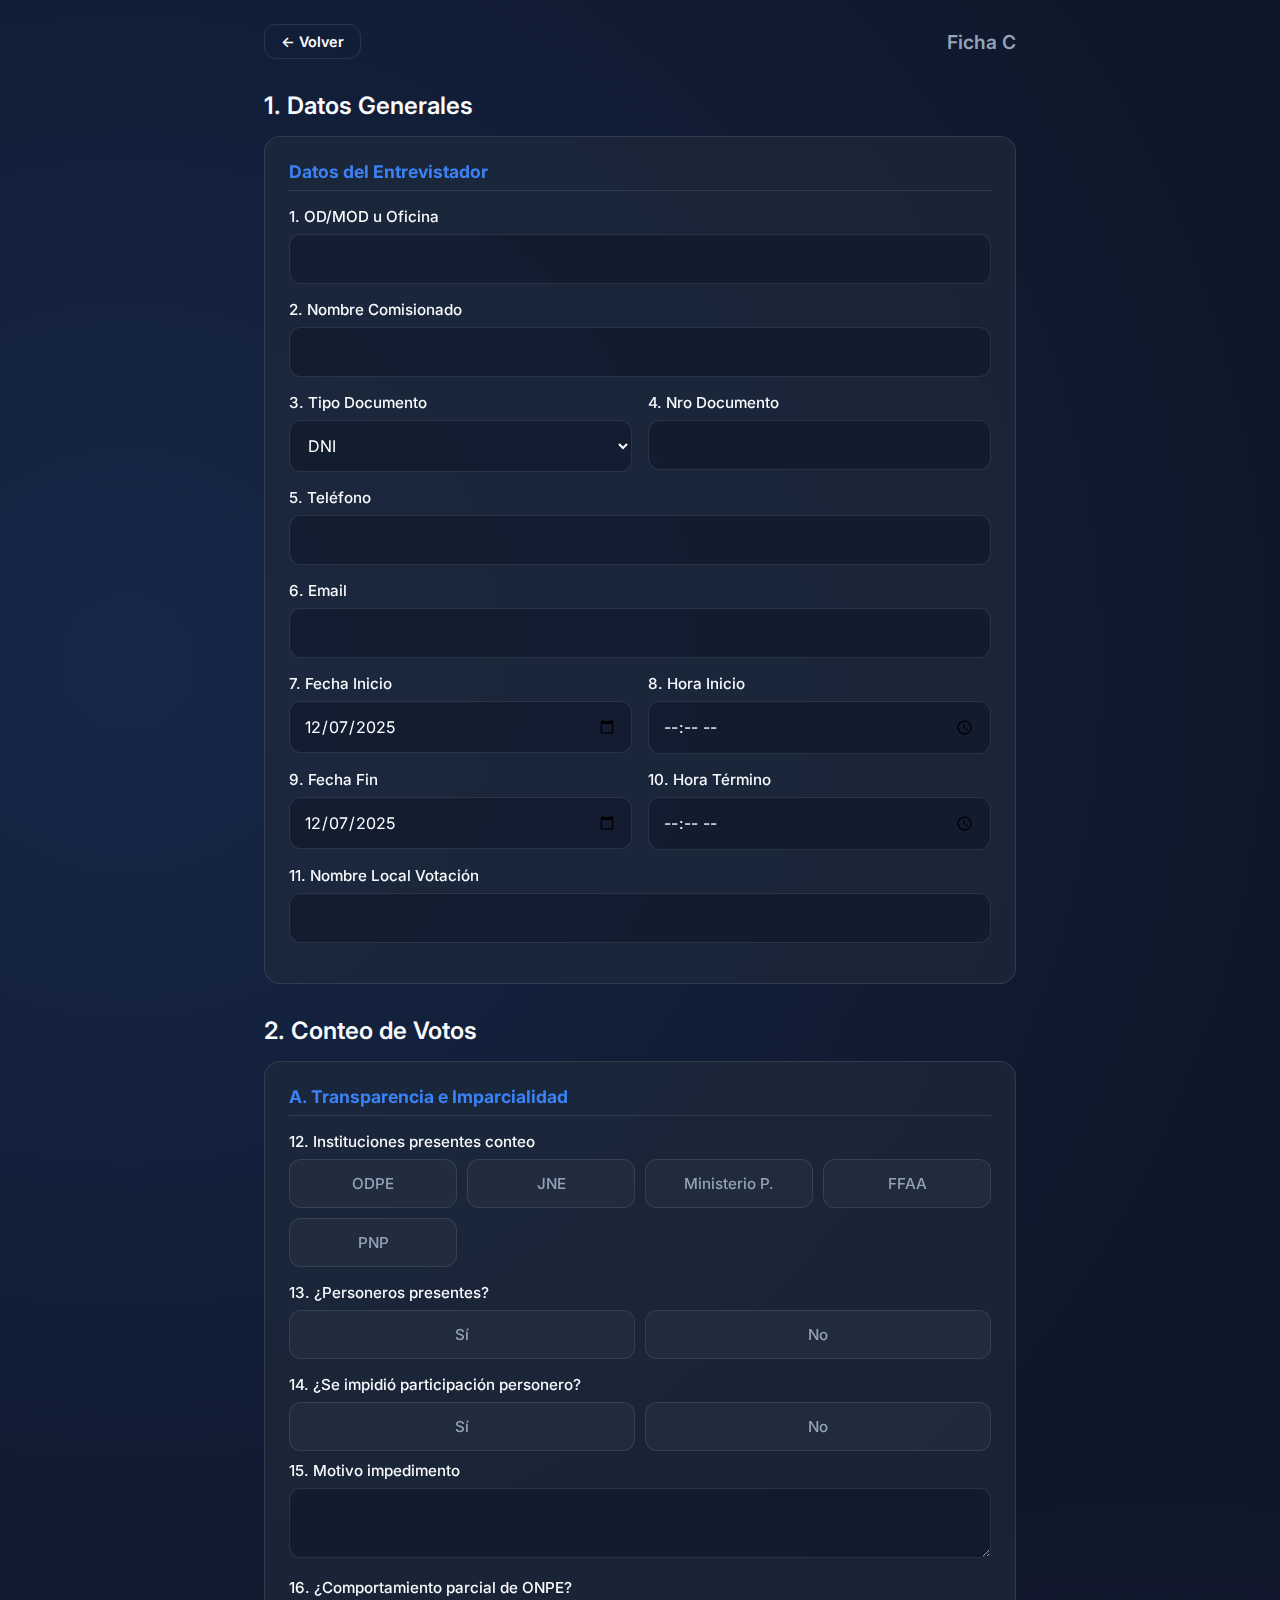
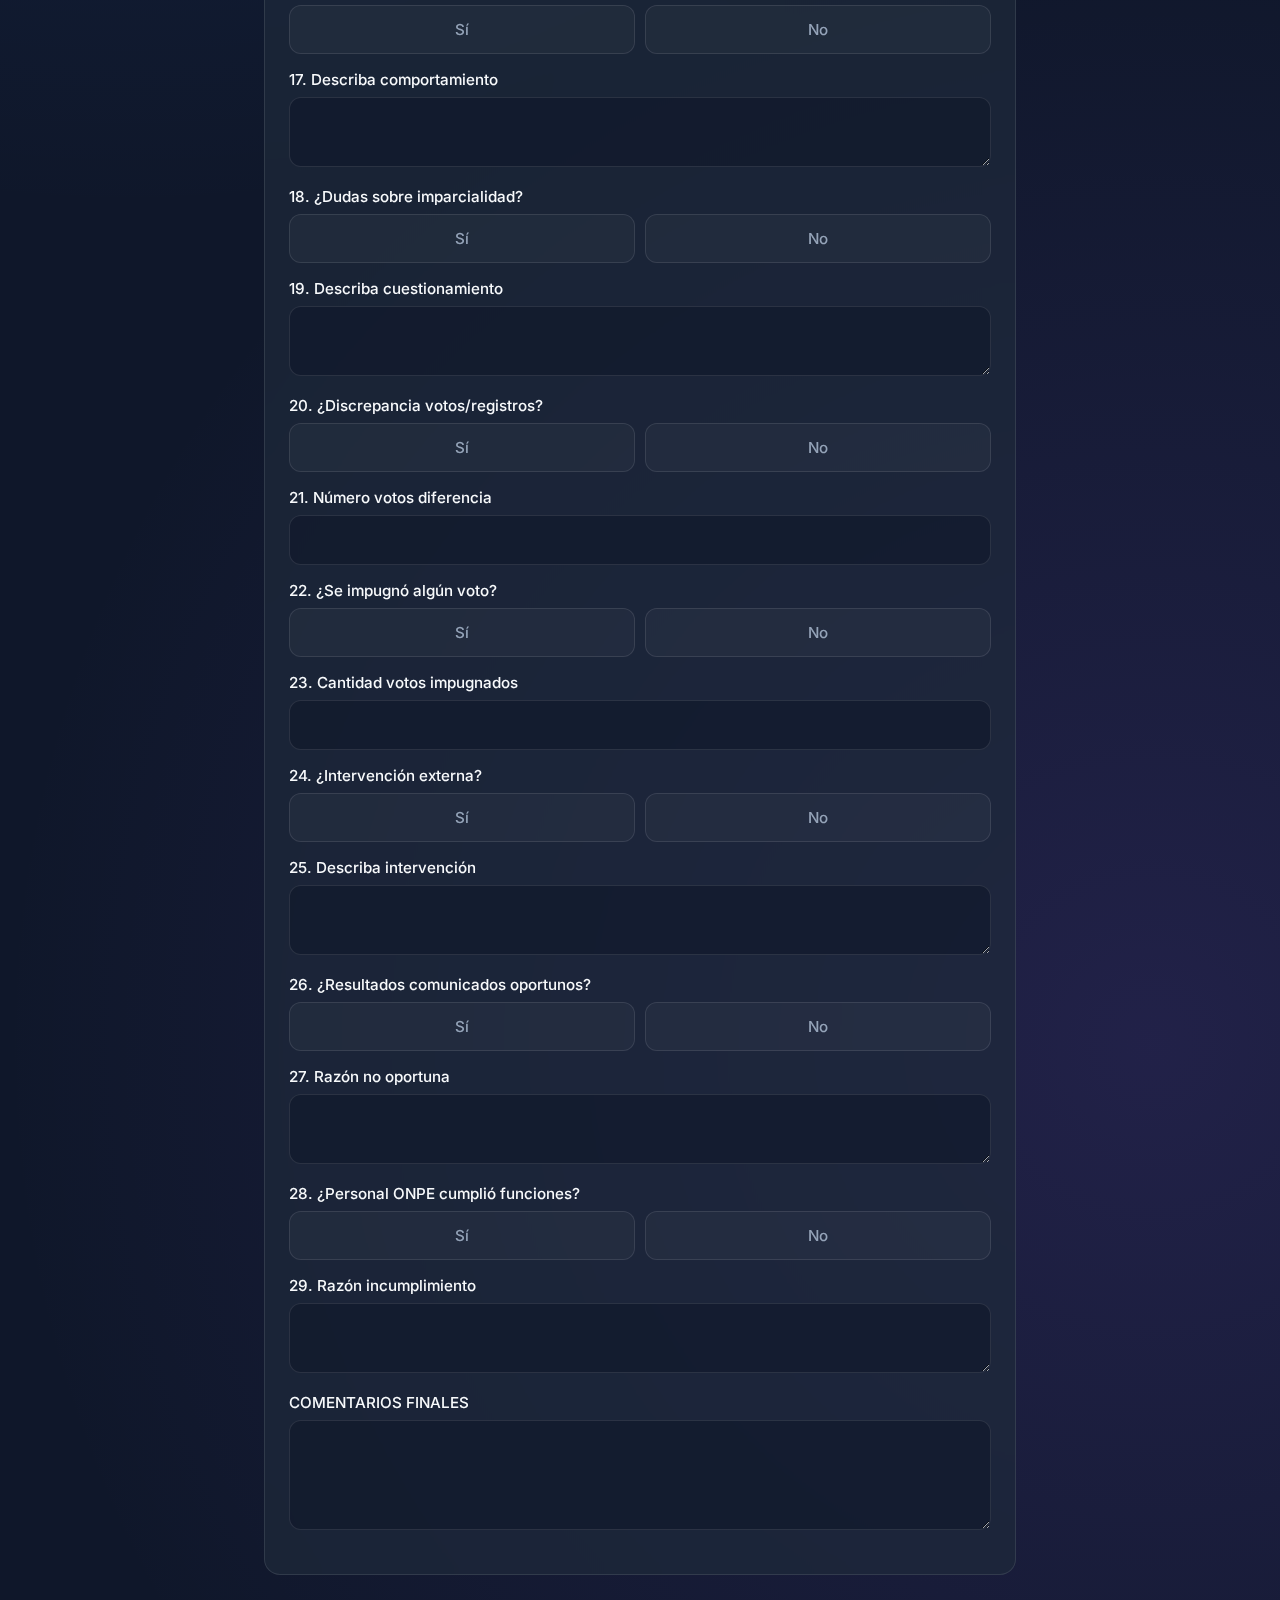
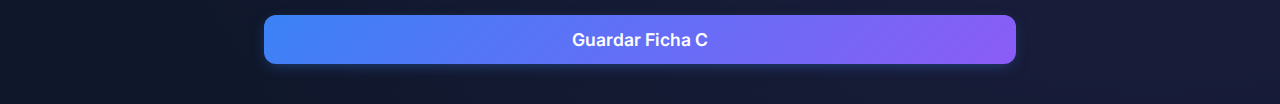
<file: ficha_c.html>
<!DOCTYPE html>
<html lang="es">

<head>
    <meta charset="UTF-8">
    <meta name="viewport" content="width=device-width, initial-scale=1.0">
    <title>Ficha C - Supervisión</title>
    <link rel="stylesheet" href="assets/css/style.css">
    <link href="https://fonts.googleapis.com/css2?family=Inter:wght@400;500;600;800&display=swap" rel="stylesheet">
</head>

<body>
    <div class="container animate-in">
        <header style="display: flex; align-items: center; justify-content: space-between; margin-bottom: 2rem;">
            <a href="index.html" class="btn btn-secondary">
                ← Volver
            </a>
            <h2 style="margin:0; font-size: 1.2rem; color: var(--text-muted);">Ficha C</h2>
        </header>

        <form id="fichaFormC">
            <!-- SECTION 1: DATOS GENERALES -->
            <div>
                <h2 style="margin-bottom: 1rem;">1. Datos Generales</h2>
            </div>

            <div class="card">
                <h3>Datos del Entrevistador</h3>
                <div class="form-group"><label>1. OD/MOD u Oficina</label><input type="text" name="q1" required></div>
                <div class="form-group"><label>2. Nombre Comisionado</label><input type="text" name="q2" required></div>
                <div class="grid-2" style="display: grid; grid-template-columns: 1fr 1fr; gap: 1rem;">
                    <div class="form-group"><label>3. Tipo Documento</label><select name="q3">
                            <option>DNI</option>
                            <option>Carnet</option>
                        </select></div>
                    <div class="form-group"><label>4. Nro Documento</label><input type="text" name="q4"></div>
                </div>
                <div class="form-group"><label>5. Teléfono</label><input type="text" name="q5"></div>
                <div class="form-group"><label>6. Email</label><input type="email" name="q6"></div>
                <div class="grid-2" style="display: grid; grid-template-columns: 1fr 1fr; gap: 1rem;">
                    <div class="form-group"><label>7. Fecha Inicio</label><input type="date" name="q7"
                            value="2025-12-07"></div>
                    <div class="form-group"><label>8. Hora Inicio</label><input type="time" name="q8"></div>
                </div>
                <div class="grid-2" style="display: grid; grid-template-columns: 1fr 1fr; gap: 1rem;">
                    <div class="form-group"><label>9. Fecha Fin</label><input type="date" name="q9" value="2025-12-07">
                    </div>
                    <div class="form-group"><label>10. Hora Término</label><input type="time" name="q10"></div>
                </div>
                <div class="form-group"><label>11. Nombre Local Votación</label><input type="text" name="q11"></div>
            </div>

            <!-- SECTION 2: CONTEO DE VOTOS -->
            <h2 style="margin-top:2rem; margin-bottom: 1rem;">2. Conteo de Votos</h2>

            <div class="card">
                <h3>A. Transparencia e Imparcialidad</h3>

                <div class="form-group">
                    <label>12. Instituciones presentes conteo</label>
                    <div class="options-grid">
                        <label class="option-card"><input type="checkbox" name="q12[]"
                                value="ODPE"><span>ODPE</span></label>
                        <label class="option-card"><input type="checkbox" name="q12[]"
                                value="JNE"><span>JNE</span></label>
                        <label class="option-card"><input type="checkbox" name="q12[]" value="Fiscalia"><span>Ministerio
                                P.</span></label>
                        <label class="option-card"><input type="checkbox" name="q12[]"
                                value="FFAA"><span>FFAA</span></label>
                        <label class="option-card"><input type="checkbox" name="q12[]"
                                value="PNP"><span>PNP</span></label>
                    </div>
                </div>

                <div class="form-group">
                    <label>13. ¿Personeros presentes?</label>
                    <div class="options-grid yes-no">
                        <label class="option-card"><input type="radio" name="q13" value="Si"
                                id="q13-yes"><span>Sí</span></label>
                        <label class="option-card"><input type="radio" name="q13" value="No"
                                id="q13-no"><span>No</span></label>
                    </div>
                </div>

                <div class="form-group" id="q14-15-container">
                    <label>14. ¿Se impidió participación personero?</label>
                    <div class="options-grid yes-no">
                        <label class="option-card"><input type="radio" name="q14" value="Si"><span>Sí</span></label>
                        <label class="option-card"><input type="radio" name="q14" value="No"><span>No</span></label>
                    </div>
                    <div class="form-group" style="margin-top:10px;"><label>15. Motivo impedimento</label><textarea
                            name="q15"></textarea></div>
                </div>

                <div class="form-group">
                    <label>16. ¿Comportamiento parcial de ONPE?</label>
                    <div class="options-grid yes-no">
                        <label class="option-card"><input type="radio" name="q16" value="Si"
                                id="q16-yes"><span>Sí</span></label>
                        <label class="option-card"><input type="radio" name="q16" value="No"
                                id="q16-no"><span>No</span></label>
                    </div>
                </div>
                <div class="form-group" id="q17-container">
                    <label>17. Describa comportamiento</label>
                    <textarea name="q17"></textarea>
                </div>

                <div class="form-group">
                    <label>18. ¿Dudas sobre imparcialidad?</label>
                    <div class="options-grid yes-no">
                        <label class="option-card"><input type="radio" name="q18" value="Si"
                                id="q18-yes"><span>Sí</span></label>
                        <label class="option-card"><input type="radio" name="q18" value="No"
                                id="q18-no"><span>No</span></label>
                    </div>
                </div>
                <div class="form-group" id="q19-container">
                    <label>19. Describa cuestionamiento</label>
                    <textarea name="q19"></textarea>
                </div>

                <div class="form-group">
                    <label>20. ¿Discrepancia votos/registros?</label>
                    <div class="options-grid yes-no">
                        <label class="option-card"><input type="radio" name="q20" value="Si"
                                id="q20-yes"><span>Sí</span></label>
                        <label class="option-card"><input type="radio" name="q20" value="No"
                                id="q20-no"><span>No</span></label>
                    </div>
                </div>
                <div class="form-group" id="q21-container">
                    <label>21. Número votos diferencia</label>
                    <input type="number" name="q21">
                </div>

                <div class="form-group">
                    <label>22. ¿Se impugnó algún voto?</label>
                    <div class="options-grid yes-no">
                        <label class="option-card"><input type="radio" name="q22" value="Si"
                                id="q22-yes"><span>Sí</span></label>
                        <label class="option-card"><input type="radio" name="q22" value="No"
                                id="q22-no"><span>No</span></label>
                    </div>
                </div>
                <div class="form-group" id="q23-container">
                    <label>23. Cantidad votos impugnados</label>
                    <input type="number" name="q23">
                </div>

                <div class="form-group">
                    <label>24. ¿Intervención externa?</label>
                    <div class="options-grid yes-no">
                        <label class="option-card"><input type="radio" name="q24" value="Si"
                                id="q24-yes"><span>Sí</span></label>
                        <label class="option-card"><input type="radio" name="q24" value="No"
                                id="q24-no"><span>No</span></label>
                    </div>
                </div>
                <div class="form-group" id="q25-container">
                    <label>25. Describa intervención</label>
                    <textarea name="q25"></textarea>
                </div>

                <div class="form-group">
                    <label>26. ¿Resultados comunicados oportunos?</label>
                    <div class="options-grid yes-no">
                        <label class="option-card"><input type="radio" name="q26" value="Si"
                                id="q26-yes"><span>Sí</span></label>
                        <label class="option-card"><input type="radio" name="q26" value="No"
                                id="q26-no"><span>No</span></label>
                    </div>
                </div>
                <div class="form-group" id="q27-container">
                    <label>27. Razón no oportuna</label>
                    <textarea name="q27"></textarea>
                </div>

                <div class="form-group">
                    <label>28. ¿Personal ONPE cumplió funciones?</label>
                    <div class="options-grid yes-no">
                        <label class="option-card"><input type="radio" name="q28" value="Si"
                                id="q28-yes"><span>Sí</span></label>
                        <label class="option-card"><input type="radio" name="q28" value="No"
                                id="q28-no"><span>No</span></label>
                    </div>
                </div>
                <div class="form-group" id="q29-container">
                    <label>29. Razón incumplimiento</label>
                    <textarea name="q29"></textarea>
                </div>

                <div class="form-group">
                    <label>COMENTARIOS FINALES</label>
                    <textarea name="comments" rows="4"></textarea>
                </div>

            </div>

            <div class="form-group">
                <button type="submit" class="btn" style="width: 100%; font-size: 1.1rem; margin-top: 1rem;">Guardar
                    Ficha C</button>
            </div>
        </form>
    </div>

    <script src="assets/js/app.js"></script>
</body>

</html>
</file>
<file: assets/css/style.css>
:root {
  /* Premium Color Palette */
  --bg-dark: #0f172a;
  --bg-card: #1e293b;
  --primary: #3b82f6;
  --primary-glow: rgba(59, 130, 246, 0.5);
  --accent: #8b5cf6;
  --text-main: #f8fafc;
  --text-muted: #94a3b8;
  --success: #10b981;
  --border-light: rgba(255, 255, 255, 0.1);

  /* Glassmorphism */
  --glass-bg: rgba(30, 41, 59, 0.7);
  --glass-border: 1px solid rgba(255, 255, 255, 0.1);
  --blur: blur(12px);

  /* Spacing & Radius */
  --radius-lg: 16px;
  --radius-md: 12px;
  --spacing-sm: 8px;
  --spacing-md: 16px;
  --spacing-lg: 24px;
}

* {
  box-sizing: border-box;
  margin: 0;
  padding: 0;
  font-family: 'Inter', system-ui, -apple-system, sans-serif;
}

body {
  background-color: var(--bg-dark);
  color: var(--text-main);
  min-height: 100vh;
  display: flex;
  flex-direction: column;
  background-image:
    radial-gradient(circle at 10% 20%, rgba(59, 130, 246, 0.15) 0%, transparent 40%),
    radial-gradient(circle at 90% 80%, rgba(139, 92, 246, 0.15) 0%, transparent 40%);
}

.container {
  max-width: 800px;
  margin: 0 auto;
  padding: var(--spacing-lg);
  width: 100%;
}

/* Typography */
h1 {
  font-size: 2.5rem;
  font-weight: 800;
  background: linear-gradient(to right, var(--primary), var(--accent));
  -webkit-background-clip: text;
  -webkit-text-fill-color: transparent;
  margin-bottom: var(--spacing-sm);
  letter-spacing: -0.05rem;
}

h2 {
  font-size: 1.5rem;
  font-weight: 600;
  margin-bottom: var(--spacing-md);
}

h3 {
  color: var(--primary);
  margin-bottom: 1rem;
  font-size: 1.1rem;
  border-bottom: 1px solid var(--border-light);
  padding-bottom: 0.5rem;
}

p {
  color: var(--text-muted);
  line-height: 1.6;
}

/* Cards */
.card {
  background: var(--glass-bg);
  border: var(--glass-border);
  backdrop-filter: var(--blur);
  border-radius: var(--radius-lg);
  padding: var(--spacing-lg);
  margin-bottom: var(--spacing-lg);
  transition: transform 0.2s ease, box-shadow 0.2s ease;
}

.card:hover {
  box-shadow: 0 10px 40px -10px rgba(0, 0, 0, 0.5);
  border-color: rgba(255, 255, 255, 0.2);
}

/* Buttons */
.btn {
  display: inline-flex;
  align-items: center;
  justify-content: center;
  padding: 14px 28px;
  border-radius: var(--radius-md);
  background: linear-gradient(135deg, var(--primary), var(--accent));
  color: white;
  border: none;
  font-weight: 600;
  font-size: 1rem;
  cursor: pointer;
  text-decoration: none;
  transition: all 0.2s ease;
  box-shadow: 0 4px 15px -5px var(--primary-glow);
}

.btn:hover {
  filter: brightness(1.1);
  transform: scale(1.02);
}

.btn-secondary {
  background: transparent;
  border: 1px solid var(--border-light);
  box-shadow: none;
  padding: 8px 16px;
  font-size: 0.9rem;
}

.btn-secondary:hover {
  background: rgba(255, 255, 255, 0.05);
}

/* Forms */
.form-group {
  margin-bottom: var(--spacing-md);
}

label {
  display: block;
  margin-bottom: var(--spacing-sm);
  font-weight: 500;
  color: var(--text-main);
  font-size: 0.95rem;
}

input[type="text"],
input[type="number"],
input[type="email"],
input[type="date"],
input[type="time"],
select,
textarea {
  width: 100%;
  padding: 14px;
  border-radius: var(--radius-md);
  background: rgba(15, 23, 42, 0.6);
  border: 1px solid var(--border-light);
  color: white;
  font-size: 1rem;
  transition: border-color 0.2s, box-shadow 0.2s;
}

input:focus,
select:focus,
textarea:focus {
  outline: none;
  border-color: var(--primary);
  box-shadow: 0 0 0 3px rgba(59, 130, 246, 0.2);
}

/* SELECTION CARDS (NEW) */
.options-grid {
  display: grid;
  grid-template-columns: repeat(auto-fit, minmax(140px, 1fr));
  gap: 10px;
  margin-top: 8px;
}

/* For Yes/No specifically to always be side-by-side */
.options-grid.yes-no {
  grid-template-columns: 1fr 1fr;
}

.option-card {
  position: relative;
  display: flex;
  align-items: center;
  justify-content: center;
  padding: 14px;
  background: rgba(255, 255, 255, 0.03);
  border: 1px solid var(--border-light);
  border-radius: var(--radius-md);
  cursor: pointer;
  transition: all 0.2s ease;
  user-select: none;
  text-align: center;
  margin-bottom: 0;
  /* Override default label margin */
}

.option-card:hover {
  background: rgba(255, 255, 255, 0.08);
  border-color: rgba(255, 255, 255, 0.2);
}

/* Real input hidden but accessible */
.option-card input {
  position: absolute;
  opacity: 0;
  cursor: pointer;
  height: 0;
  width: 0;
}

/* Checked state */
.option-card:has(input:checked) {
  background: rgba(59, 130, 246, 0.2);
  border-color: var(--primary);
  box-shadow: 0 0 15px rgba(59, 130, 246, 0.15);
}

/* The text inside the card */
.option-card span {
  font-weight: 500;
  color: var(--text-muted);
}

.option-card:has(input:checked) span {
  color: white;
  font-weight: 600;
}

/* Checkmark indicator (optional, CSS only) */
.option-card::after {
  content: '';
  position: absolute;
  right: 10px;
  top: 10px;
  width: 8px;
  height: 8px;
  border-radius: 50%;
  background: var(--primary);
  opacity: 0;
  transform: scale(0);
  transition: all 0.2s cubic-bezier(0.175, 0.885, 0.32, 1.275);
}

.option-card:has(input:checked)::after {
  opacity: 1;
  transform: scale(1);
}

/* Animations */
@keyframes fadeIn {
  from {
    opacity: 0;
    transform: translateY(10px);
  }

  to {
    opacity: 1;
    transform: translateY(0);
  }
}

.animate-in {
  animation: fadeIn 0.4s ease-out forwards;
}

.hidden {
  display: none;
}
</file>
